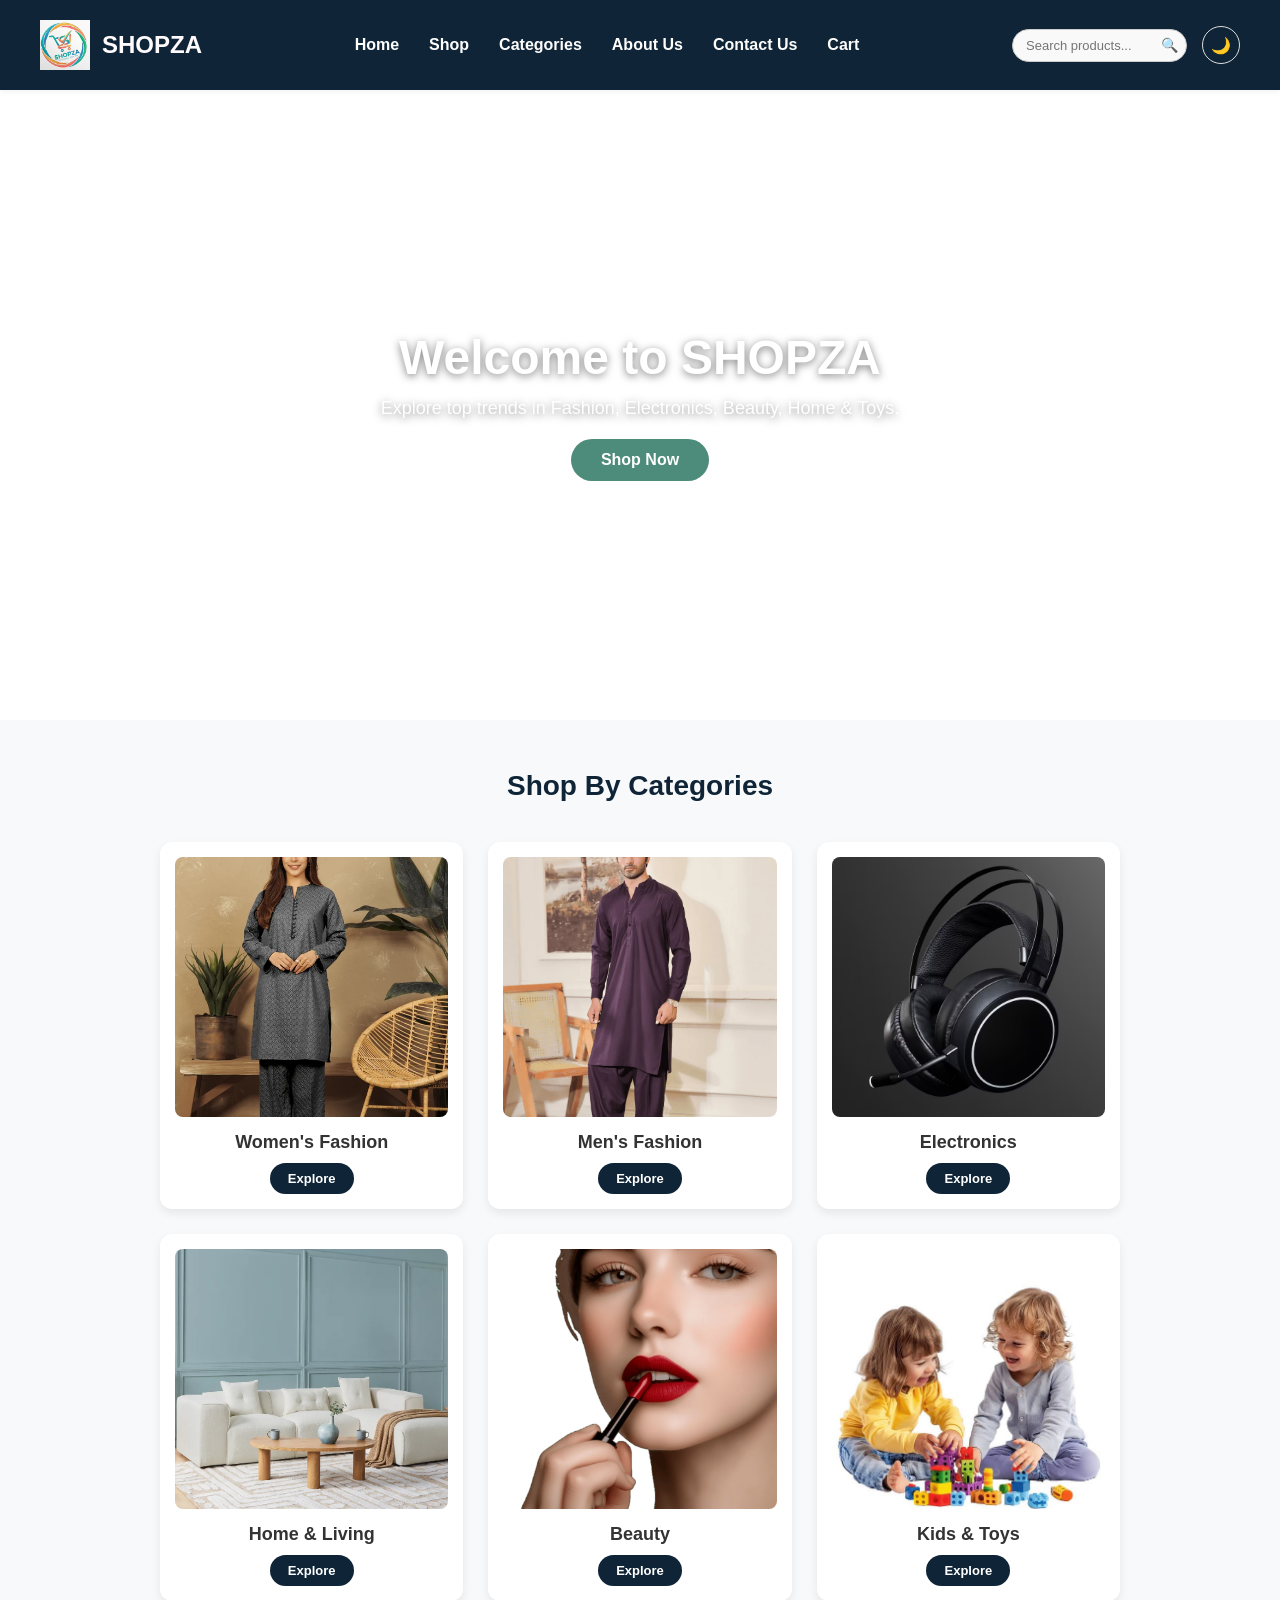
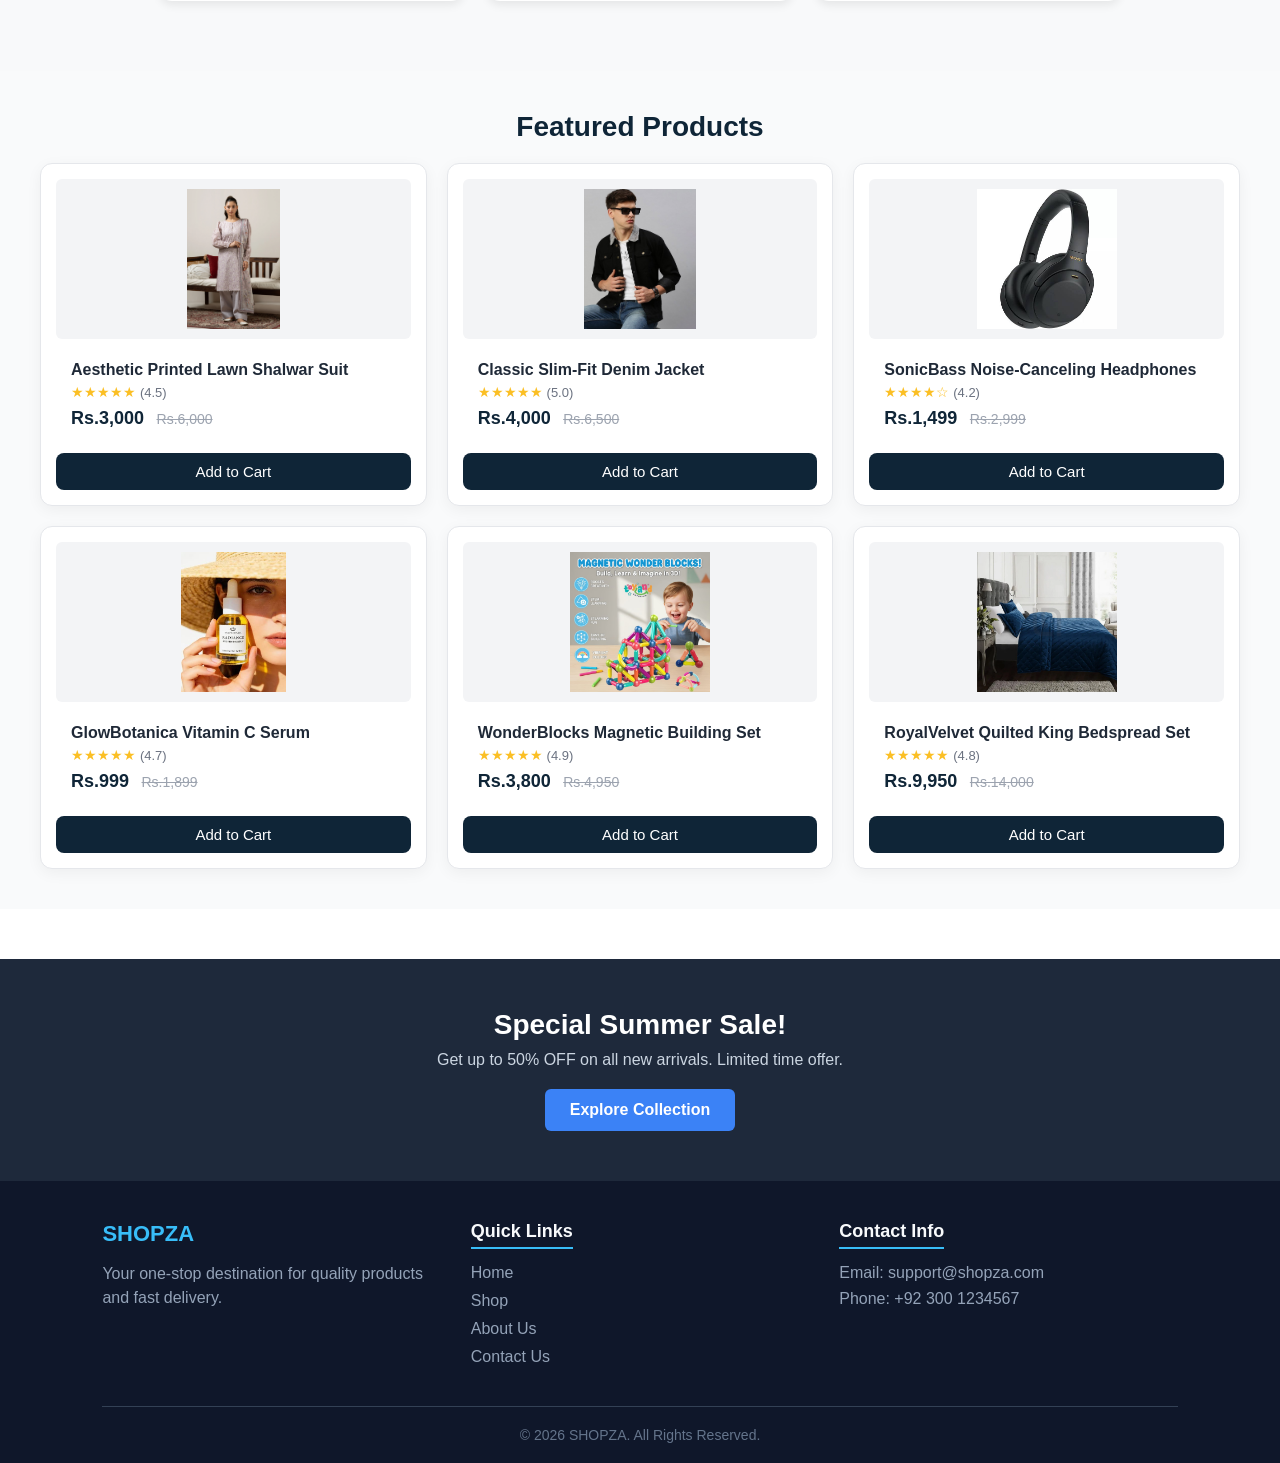
<file: index.html>
<!DOCTYPE html>
<html lang="en">
<head>
    <meta charset="UTF-8">
    <meta name="viewport" content="width=device-width, initial-scale=1.0">
    <title>Online Shopping Website</title>
    <link rel="stylesheet" href="style.css">
</head>
<body>
    <header>
        <div id="header">
            <div class="logo-container">
                <img src="./Pictures/logo1.jpg" alt="SHOPZA logo" width="50" height="50">
                <h3 id="logo-name">SHOPZA</h3>
            </div>

            <!-- Navbar -->
            <nav class="navbar" id="main-nav">
                <div class="nav-links">
                    <a href="index.html">Home</a>
                    <a href="Shop/shop.html">Shop</a>

                    <!-- Dropdown Menu -->
                    <div class="dropdown">
                        <a href="#" class="dropbtn">Categories</a>
                        <div class="dropdown-content">
                            <a href="Shop/shop.html?category=women">Women Fashion</a>
                            <a href="Shop/shop.html?category=men">Men Fashion</a>
                            <a href="Shop/shop.html?category=electronics">Electronics</a>
                            <a href="Shop/shop.html?category=home">Home and Living</a>
                            <a href="Shop/shop.html?category=beauty">Beauty</a>
                            <a href="Shop/shop.html?category=kids">Kids &amp; Toys</a>
                        </div>
                    </div>

                    <a href="About/about.html">About Us</a>
                    <a href="Contact/contact.html">Contact Us</a>
                    <a href="Cart/cart.html">Cart</a>
                </div>
            </nav>

            <div class="nav-actions">
                <div class="search-box">
                    <input type="text" placeholder="Search products...">
                    <button type="button" aria-label="Search">🔍</button>
                </div>
                <button id="theme-toggle" class="theme-btn" aria-label="Toggle dark mode">🌙</button>
                <button id="menu-toggle" class="menu-btn" aria-label="Open menu" aria-expanded="false">☰</button>
            </div>
        </div>
    </header>

    <section class="hero-slider">
        <div class="slide" style="background-image: url('Pictures/hero_image2.png');"></div>
        <div class="slide" style="background-image: url('Pictures/slider.jfif');"></div>

        <div class="hero-content">
            <h1>Welcome to SHOPZA</h1>
            <p>Explore top trends in Fashion, Electronics, Beauty, Home &amp; Toys.</p>
            <a href="Shop/shop.html" class="hero-btn">Shop Now</a>
        </div>
    </section>

    <!-- Featured Categories Section -->
    <section class="categories-section">
        <h2 class="section-title">Shop By Categories</h2>
        <div class="categories-container">

            <div class="category-card">
                <img src="Pictures/women fashion.webp" alt="Women's Fashion">
                <h3>Women's Fashion</h3>
                <a href="Shop/shop.html?category=women" class="cat-btn">Explore</a>
            </div>

            <div class="category-card">
                <img src="./Pictures/men fashion.webp" alt="Men Fashion">
                <h3>Men's Fashion</h3>
                <a href="Shop/shop.html?category=men" class="cat-btn">Explore</a>
            </div>

            <div class="category-card">
                <img src="./Pictures/black-headphones-digital-device_53876-96805.png" alt="Electronics">
                <h3>Electronics</h3>
                <a href="Shop/shop.html?category=electronics" class="cat-btn">Explore</a>
            </div>

            <div class="category-card">
                <img src="./Pictures/home.webp" alt="Home and Living">
                <h3>Home &amp; Living</h3>
                <a href="Shop/shop.html?category=home" class="cat-btn">Explore</a>
            </div>

            <div class="category-card">
                <img src="./Pictures/beauty2.png" alt="Beauty">
                <h3>Beauty</h3>
                <a href="Shop/shop.html?category=beauty" class="cat-btn">Explore</a>
            </div>

            <div class="category-card">
                <img src="./Pictures/kids and toys.jfif" alt="Kids &amp; Toys">
                <h3>Kids &amp; Toys</h3>
                <a href="Shop/shop.html?category=kids" class="cat-btn">Explore</a>
            </div>

        </div>
    </section>

    <!-- Featured Products Section -->
    <section class="products-section">
        <h2 class="section-title">Featured Products</h2>
        <div class="products-container">

            <!-- Product Card 1 -->
            <div class="product-card" id="product-1">
                <img src="./Pictures/women kurti2.webp" alt="Aesthetic Printed Lawn Shalwar Suit">
                <div class="product-info">
                    <h3>Aesthetic Printed Lawn Shalwar Suit</h3>
                    <p class="rating">★★★★★ <span>(4.5)</span></p>
                    <div class="price-box">
                        <span class="price">Rs.3,000</span>
                        <span class="old-price">Rs.6,000</span>
                    </div>
                </div>
                <button class="add-to-cart-btn add-btn" onclick="addToCart('product-1')">Add to Cart</button>
                <div class="counter-control" style="display: none; align-items: center; justify-content: space-between; background: #0f2537; border-radius: 8px; padding: 5px 10px; margin-top: 10px;">
                    <button onclick="updateQty('product-1', -1)" style="background: none; border: none; color: #fff; font-size: 18px; cursor: pointer;">-</button>
                    <span class="qty" style="font-weight: bold; font-size: 16px; color: #fff;">1</span>
                    <button onclick="updateQty('product-1', 1)" style="background: none; border: none; color: #fff; font-size: 18px; cursor: pointer;">+</button>
                </div>
            </div>

            <!-- Product Card 2 -->
            <div class="product-card" id="product-2">
                <img src="./Pictures/men jacket.jpg" alt="Classic Slim-Fit Denim Jacket">
                <div class="product-info">
                    <h3>Classic Slim-Fit Denim Jacket</h3>
                    <p class="rating">★★★★★ <span>(5.0)</span></p>
                    <div class="price-box">
                        <span class="price">Rs.4,000</span>
                        <span class="old-price">Rs.6,500</span>
                    </div>
                </div>
                <button class="add-to-cart-btn add-btn" onclick="addToCart('product-2')">Add to Cart</button>
                <div class="counter-control" style="display: none; align-items: center; justify-content: space-between; background: #0f2537; border-radius: 8px; padding: 5px 10px; margin-top: 10px;">
                    <button onclick="updateQty('product-2', -1)" style="background: none; border: none; color: #fff; font-size: 18px; cursor: pointer;">-</button>
                    <span class="qty" style="font-weight: bold; font-size: 16px; color: #fff;">1</span>
                    <button onclick="updateQty('product-2', 1)" style="background: none; border: none; color: #fff; font-size: 18px; cursor: pointer;">+</button>
                </div>
            </div>

            <!-- Product Card 3 -->
            <div class="product-card" id="product-3">
                <img src="./Pictures/headphone.jfif" alt="SonicBass Noise-Canceling Headphones">
                <div class="product-info">
                    <h3>SonicBass Noise-Canceling Headphones</h3>
                    <p class="rating">★★★★☆ <span>(4.2)</span></p>
                    <div class="price-box">
                        <span class="price">Rs.1,499</span>
                        <span class="old-price">Rs.2,999</span>
                    </div>
                </div>
                <button class="add-to-cart-btn add-btn" onclick="addToCart('product-3')">Add to Cart</button>
                <div class="counter-control" style="display: none; align-items: center; justify-content: space-between; background: #0f2537; border-radius: 8px; padding: 5px 10px; margin-top: 10px;">
                    <button onclick="updateQty('product-3', -1)" style="background: none; border: none; color: #fff; font-size: 18px; cursor: pointer;">-</button>
                    <span class="qty" style="font-weight: bold; font-size: 16px; color: #fff;">1</span>
                    <button onclick="updateQty('product-3', 1)" style="background: none; border: none; color: #fff; font-size: 18px; cursor: pointer;">+</button>
                </div>
            </div>

            <!-- Product Card 4 -->
            <div class="product-card" id="product-4">
                <img src="./Pictures/serum.jfif" alt="GlowBotanica Vitamin C Serum">
                <div class="product-info">
                    <h3>GlowBotanica Vitamin C Serum</h3>
                    <p class="rating">★★★★★ <span>(4.7)</span></p>
                    <div class="price-box">
                        <span class="price">Rs.999</span>
                        <span class="old-price">Rs.1,899</span>
                    </div>
                </div>
                <button class="add-to-cart-btn add-btn" onclick="addToCart('product-4')">Add to Cart</button>
                <div class="counter-control" style="display: none; align-items: center; justify-content: space-between; background: #0f2537; border-radius: 8px; padding: 5px 10px; margin-top: 10px;">
                    <button onclick="updateQty('product-4', -1)" style="background: none; border: none; color: #fff; font-size: 18px; cursor: pointer;">-</button>
                    <span class="qty" style="font-weight: bold; font-size: 16px; color: #fff;">1</span>
                    <button onclick="updateQty('product-4', 1)" style="background: none; border: none; color: #fff; font-size: 18px; cursor: pointer;">+</button>
                </div>
            </div>

            <!-- Product Card 5 -->
            <div class="product-card" id="product-5">
                <img src="./Pictures/magnet toy.jpg" alt="WonderBlocks Magnetic Building Set">
                <div class="product-info">
                    <h3>WonderBlocks Magnetic Building Set</h3>
                    <p class="rating">★★★★★ <span>(4.9)</span></p>
                    <div class="price-box">
                        <span class="price">Rs.3,800</span>
                        <span class="old-price">Rs.4,950</span>
                    </div>
                </div>
                <button class="add-to-cart-btn add-btn" onclick="addToCart('product-5')">Add to Cart</button>
                <div class="counter-control" style="display: none; align-items: center; justify-content: space-between; background: #0f2537; border-radius: 8px; padding: 5px 10px; margin-top: 10px;">
                    <button onclick="updateQty('product-5', -1)" style="background: none; border: none; color: #fff; font-size: 18px; cursor: pointer;">-</button>
                    <span class="qty" style="font-weight: bold; font-size: 16px; color: #fff;">1</span>
                    <button onclick="updateQty('product-5', 1)" style="background: none; border: none; color: #fff; font-size: 18px; cursor: pointer;">+</button>
                </div>
            </div>

            <!-- Product Card 6 (Bed / Home Living) -->
            <div class="product-card" id="product-6">
                <img src="./Pictures/bed.webp" alt="RoyalVelvet Quilted King Bedspread Set">
                <div class="product-info">
                    <h3>RoyalVelvet Quilted King Bedspread Set</h3>
                    <p class="rating">★★★★★ <span>(4.8)</span></p>
                    <div class="price-box">
                        <span class="price">Rs.9,950</span>
                        <span class="old-price">Rs.14,000</span>
                    </div>
                </div>
                <button class="add-to-cart-btn add-btn" onclick="addToCart('product-6')">Add to Cart</button>
                <div class="counter-control" style="display: none; align-items: center; justify-content: space-between; background: #0f2537; border-radius: 8px; padding: 5px 10px; margin-top: 10px;">
                    <button onclick="updateQty('product-6', -1)" style="background: none; border: none; color: #fff; font-size: 18px; cursor: pointer;">-</button>
                    <span class="qty" style="font-weight: bold; font-size: 16px; color: #fff;">1</span>
                    <button onclick="updateQty('product-6', 1)" style="background: none; border: none; color: #fff; font-size: 18px; cursor: pointer;">+</button>
                </div>
            </div>

        </div>
    </section>

    <section class="promo-banner">
        <div class="promo-content">
            <h2>Special Summer Sale!</h2>
            <p>Get up to 50% OFF on all new arrivals. Limited time offer.</p>
            <a href="Shop/shop.html" class="promo-btn">Explore Collection</a>
        </div>
    </section>

    <footer class="footer">
        <div class="footer-container">
            <div class="footer-about">
                <h3>SHOPZA</h3>
                <p>Your one-stop destination for quality products and fast delivery.</p>
            </div>
            <div class="footer-links">
                <h4>Quick Links</h4>
                <ul>
                    <li><a href="index.html">Home</a></li>
                    <li><a href="Shop/shop.html">Shop</a></li>
                    <li><a href="About/about.html">About Us</a></li>
                    <li><a href="Contact/contact.html">Contact Us</a></li>
                </ul>
            </div>
            <div class="footer-contact">
                <h4>Contact Info</h4>
                <p>Email: support@shopza.com</p>
                <p>Phone: +92 300 1234567</p>
            </div>
        </div>
        <div class="footer-bottom">
            <p>&copy; 2026 SHOPZA. All Rights Reserved.</p>
        </div>
    </footer>

    <script src="script.js"></script>
</body>
</html>
</file>
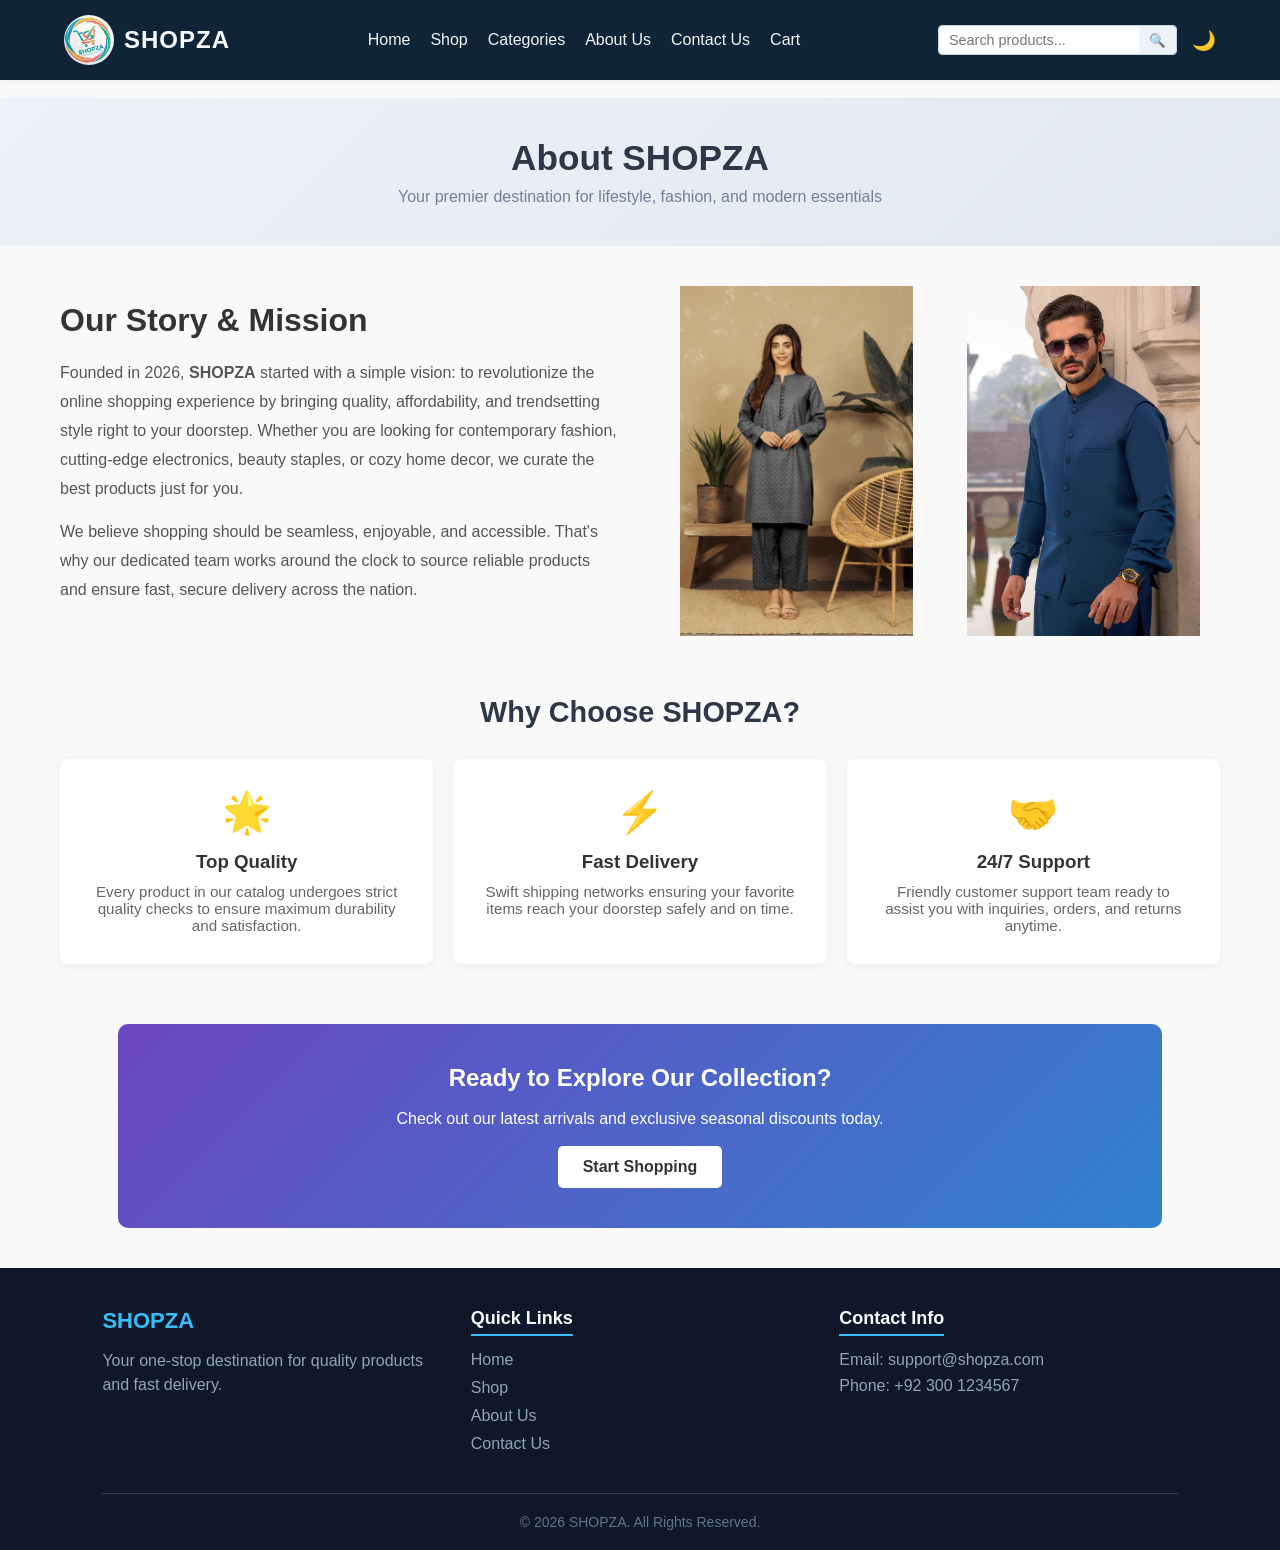
<file: About/about.html>
<!DOCTYPE html>
<html>
    <head>
        <title>About-SHOPZA</title>
        <link rel="stylesheet" href="style.css">
          </head>
        <body>
            <header>
        <div id="header">
        <div class="logo-container"> <img src="../Pictures/logo1.jpg" alt="" width="50px" height="50px"> 
         <h3 id="logo-name">SHOPZA</h3>
        </div>
        <!-- Navbar Code -->
<nav class="navbar">
    <div class="nav-links">
        <a href="../index.html">Home</a>
<a href="../Shop/shop.html">Shop</a>

<!-- Dropdown Menu -->
<div class="dropdown">
    <a href="#" class="dropbtn">Categories</a>
    <div class="dropdown-content">
        <a href="../Shop/shop.html?category=women">Women Fashion</a>
        <a href="../Shop/shop.html?category=men">Men Fashion</a>
        <a href="../Shop/shop.html?category=electronics">Electronics</a>
        <a href="../Shop/shop.html?category=home">Home and Living</a>
        <a href="../Shop/shop.html?category=beauty">Beauty</a>
        <a href="../Shop/shop.html?category=kids">Kids & Toys</a>
    </div>
</div>

<a href="about.html">About Us</a>
<a href="../Contact/contact.html">Contact Us</a>
<a href="../Cart/cart.html">Cart</a>
    </div>
</nav>
             
            

        <div class="nav-actions">
        <div class="search-box">
            <input type="text" placeholder="Search products...">
            <button type="button">🔍</button>
        </div>
        <button id="theme-toggle" class="theme-btn">🌙</button>
        
    </div>
    </header>
    <br>
           <!-- About Page Header Section -->
    <section class="page-header">
        <h2>About SHOPZA</h2>
        <p>Your premier destination for lifestyle, fashion, and modern essentials</p>
    </section>
    <!-- About Main Content -->
    <section class="about-container">
        
        <!-- Story Section -->
        <div class="about-grid">
            <div class="about-text">
                <h2>Our Story & Mission</h2>
                <p>
                    Founded in 2026, <strong>SHOPZA</strong> started with a simple vision: to revolutionize the online shopping experience by bringing quality, affordability, and trendsetting style right to your doorstep. Whether you are looking for contemporary fashion, cutting-edge electronics, beauty staples, or cozy home decor, we curate the best products just for you.
                </p>
                <p>
                    We believe shopping should be seamless, enjoyable, and accessible. That's why our dedicated team works around the clock to source reliable products and ensure fast, secure delivery across the nation.
                </p>
            </div>
            <div class="about-image">
                <div class="image-grid">
                <img src="../Pictures/women fashion.webp" alt="">
                <img src="../Pictures/men4.jfif" alt="">
            </div>
            </div>
        
        
        
        </div>

        <!-- Core Values Section -->
        <div class="values-section">
            <h2 class="section-title">Why Choose SHOPZA?</h2>
            <div class="categories-container">
                
                <div class="category-card value-card">
                    <div class="value-icon">🌟</div>
                    <h3>Top Quality</h3>
                    <p>Every product in our catalog undergoes strict quality checks to ensure maximum durability and satisfaction.</p>
                </div>

                <div class="category-card value-card">
                    <div class="value-icon">⚡</div>
                    <h3>Fast Delivery</h3>
                    <p>Swift shipping networks ensuring your favorite items reach your doorstep safely and on time.</p>
                </div>

                <div class="category-card value-card">
                    <div class="value-icon">🤝</div>
                    <h3>24/7 Support</h3>
                    <p>Friendly customer support team ready to assist you with inquiries, orders, and returns anytime.</p>
                </div>

            </div>
        </div>

        <!-- Call to Action Banner -->
        <section class="promo-banner about-cta">
            <div class="promo-content">
                <h2>Ready to Explore Our Collection?</h2>
                <br>
                <p>Check out our latest arrivals and exclusive seasonal discounts today.</p>
                <br>
                <a href="../Shop/shop.html" class="promo-btn">Start Shopping</a>
            </div>
        </section>

    </section>
<footer class="footer">
    <div class="footer-container">
        <div class="footer-about">
            <h3>SHOPZA</h3>
            <p>Your one-stop destination for quality products and fast delivery.</p>
        </div>
        <div class="footer-links">
            <h4>Quick Links</h4>
            <ul>
                <li><a href="../index.html">Home</a></li>
<li><a href="../Shop/shop.html">Shop</a></li>
<li><a href="about.html">About Us</a></li>
<li><a href="../Contact/contact.html">Contact Us</a></li>
            </ul>
        </div>
        <div class="footer-contact">
            <h4>Contact Info</h4>
            <p>Email: support@shopza.com</p>
            <p>Phone: +92 300 1234567</p>
        </div>
    </div>
    <div class="footer-bottom">
        <p>&copy; 2026 SHOPZA. All Rights Reserved.</p>
    </div>
</footer>
    
</body>
</html> 
    












































        </body>
  
</html>
</file>
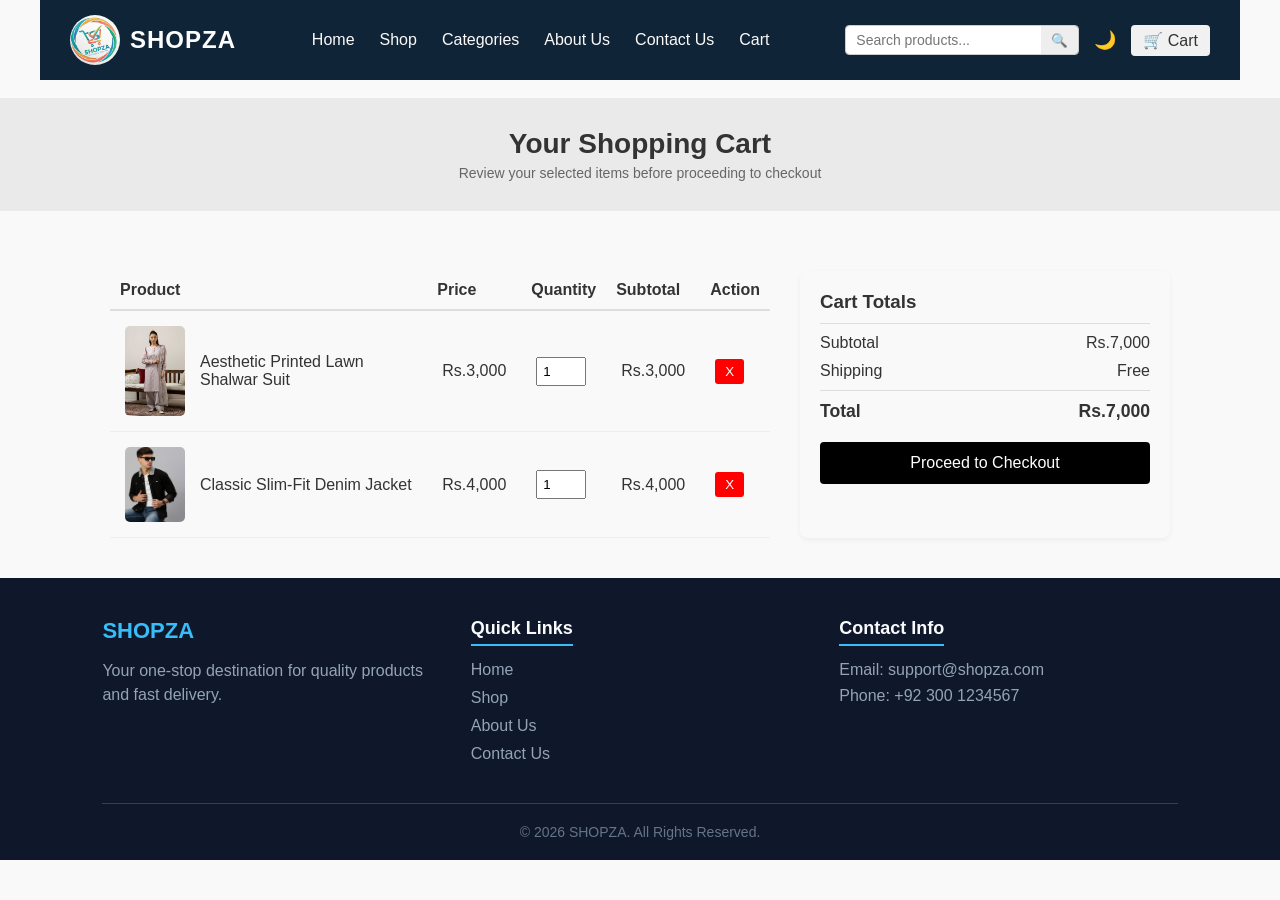
<file: Cart/cart.html>
<!DOCTYPE html>
<html>
    <head>
        <title>Cart-SHOPZA</title>
        <link rel="stylesheet" href="style.css">
          </head>
        <body>
            <header>
        <div id="header">
        <div class="logo-container"> <img src="../Pictures/logo1.jpg" alt="" width="50px" height="50px"> 
         <h3 id="logo-name">SHOPZA</h3>
        </div>
        <!-- Navbar Code -->
<nav class="navbar">
   <div class="nav-links">
    <a href="../index.html">Home</a>
    <a href="../Shop/shop.html">Shop</a>

    <!-- Dropdown Menu -->
    <div class="dropdown">
        <a href="#" class="dropbtn">Categories</a>
        <div class="dropdown-content">
            <a href="../Shop/shop.html?category=women">Women Fashion</a>
            <a href="../Shop/shop.html?category=men">Men Fashion</a>
            <a href="../Shop/shop.html?category=electronics">Electronics</a>
            <a href="../Shop/shop.html?category=home">Home and Living</a>
            <a href="../Shop/shop.html?category=beauty">Beauty</a>
            <a href="../Shop/shop.html?category=kids">Kids & Toys</a>
        </div>
    </div>

    <a href="../About/about.html">About Us</a>
    <a href="../Contact/contact.html">Contact Us</a>
    <a href="cart.html">Cart</a>
</div>
</nav>
             
            

        <div class="nav-actions">
        <div class="search-box">
            <input type="text" placeholder="Search products...">
            <button type="button">🔍</button>
        </div>
        <button id="theme-toggle" class="theme-btn">🌙</button>
        <a href="cart.html" class="cart-link">🛒 Cart</a>
    </div>
    </header>
    <br>
    <!-- Page Header -->
    <section class="page-header">
        <center>
            <h2>Your Shopping Cart</h2>
            <p>Review your selected items before proceeding to checkout</p>
        </center>
    </section>

    <!-- Cart Section -->
    <section class="cart-container">
        <div class="cart-grid">
            
            <!-- Cart Items List -->
            <div class="cart-items">
                <table>
                    <thead>
                        <tr>
                            <th>Product</th>
                            <th>Price</th>
                            <th>Quantity</th>
                            <th>Subtotal</th>
                            <th>Action</th>
                        </tr>
                    </thead>
                    <tbody>
                        <tr>
                            <td>
                                <div class="cart-product-info">
                                    <img src="../Pictures/women kurti2.webp" alt="" width="60px">
                                    <span>Aesthetic Printed Lawn Shalwar Suit</span>
                                </div>
                            </td>
                            <td>Rs.3,000</td>
                            <td><input type="number" value="1" min="1"></td>
                            <td>Rs.3,000</td>
                            <td><button class="remove-btn">X</button></td>
                        </tr>
                        <tr>
                            <td>
                                <div class="cart-product-info">
                                    <img src="../Pictures/men jacket.jpg" alt="" width="60px">
                                    <span>Classic Slim-Fit Denim Jacket</span>
                                </div>
                            </td>
                            <td>Rs.4,000</td>
                            <td><input type="number" value="1" min="1"></td>
                            <td>Rs.4,000</td>
                            <td><button class="remove-btn">X</button></td>
                        </tr>
                    </tbody>
                </table>
            </div>

            <!-- Cart Summary / Total Box -->
            <div class="cart-summary">
                <h3>Cart Totals</h3>
                <hr>
                <div class="summary-row">
                    <span>Subtotal</span>
                    <span>Rs.7,000</span>
                </div>
                <div class="summary-row">
                    <span>Shipping</span>
                    <span>Free</span>
                </div>
                <hr>
                <div class="summary-total">
                    <span>Total</span>
                    <span>Rs.7,000</span>
                </div>
                <button class="checkout-btn">Proceed to Checkout</button>
            </div>

        </div>
    </section>
    <footer class="footer">
    <div class="footer-container">
        <div class="footer-about">
            <h3>SHOPZA</h3>
            <p>Your one-stop destination for quality products and fast delivery.</p>
        </div>
        <div class="footer-links">
            <h4>Quick Links</h4>
            <ul>
               <li><a href="../index.html">Home</a></li>
<li><a href="../Shop/shop.html">Shop</a></li>
<li><a href="../About/about.html">About Us</a></li>
<li><a href="../Contact/contact.html">Contact Us</a></li>
            </ul>
        </div>
        <div class="footer-contact">
            <h4>Contact Info</h4>
            <p>Email: support@shopza.com</p>
            <p>Phone: +92 300 1234567</p>
        </div>
    </div>
    <div class="footer-bottom">
        <p>&copy; 2026 SHOPZA. All Rights Reserved.</p>
    </div>
</footer>
</file>
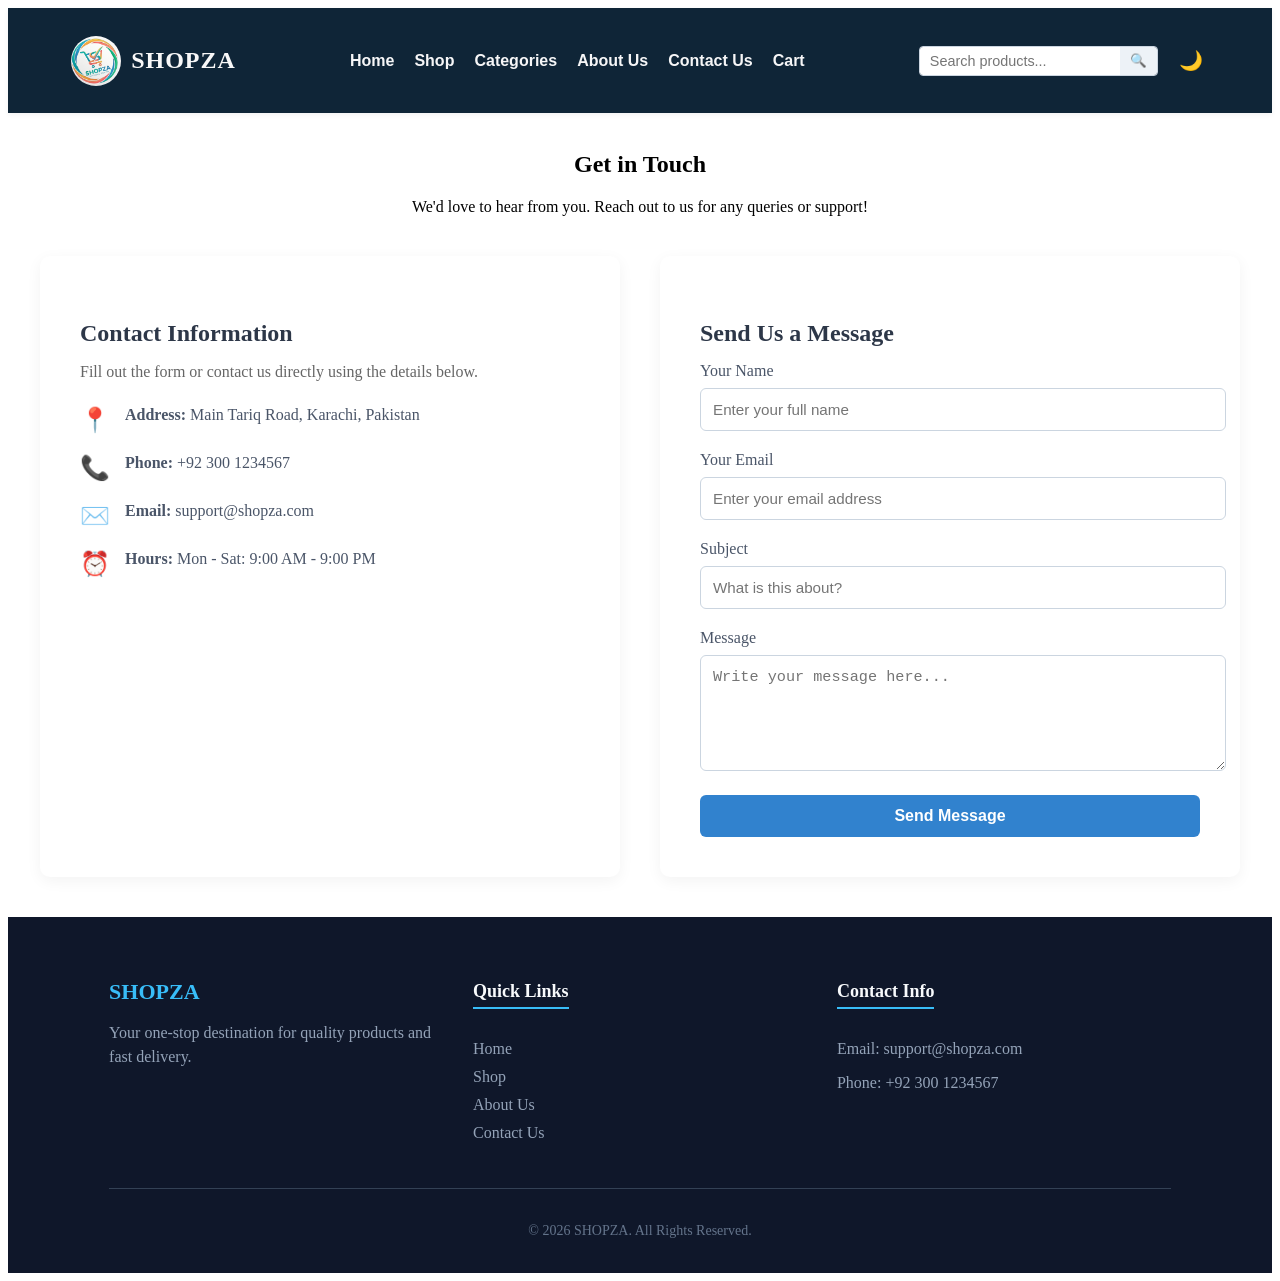
<file: Contact/contact.html>
<!DOCTYPE html>
<html>
    <head>
        <title>Contact Us-SHOPZA</title>
        <link rel="stylesheet" href="style.css">
          </head>
        <body>
            <header>
        <div id="header">
        <div class="logo-container"> <img src="../Pictures/logo1.jpg" alt="" width="50px" height="50px"> 
         <h3 id="logo-name">SHOPZA</h3>
        </div>
        <!-- Navbar Code -->
<nav class="navbar">
    <div class="nav-links">
        
<a href="../index.html">Home</a>
<a href="../Shop/shop.html">Shop</a>

<!-- Dropdown Menu -->
<div class="dropdown">
    <a href="#" class="dropbtn">Categories</a>
    <div class="dropdown-content">
        <a href="../Shop/shop.html?category=women">Women Fashion</a>
        <a href="../Shop/shop.html?category=men">Men Fashion</a>
        <a href="../Shop/shop.html?category=electronics">Electronics</a>
        <a href="../Shop/shop.html?category=home">Home and Living</a>
        <a href="../Shop/shop.html?category=beauty">Beauty</a>
        <a href="../Shop/shop.html?category=kids">Kids & Toys</a>
    </div>
</div>

<a href="../About/about.html">About Us</a>
<a href="contact.html">Contact Us</a>
<a href="../Cart/cart.html">Cart</a>
    </div>
</nav>
             
            

        <div class="nav-actions">
        <div class="search-box">
            <input type="text" placeholder="Search products...">
            <button type="button">🔍</button>
        </div>
        <button id="theme-toggle" class="theme-btn">🌙</button>
        
    </div>
    </header>
    <br>
    <!-- Page Header -->
    <section class="page-header">
        <center>
        <h2>Get in Touch</h2>
        <p>We'd love to hear from you. Reach out to us for any queries or support!</p>
        </center>
    </section>

    <!-- Contact Section -->
    <section class="contact-container">
        <div class="contact-grid">
            
            <!-- Contact Info Box -->
            <div class="contact-info">
                <h3>Contact Information</h3>
                <p>Fill out the form or contact us directly using the details below.</p>
                
                <div class="info-item">
                    <span>📍</span>
                    <p><strong>Address:</strong> Main Tariq Road, Karachi, Pakistan</p>
                </div>
                <div class="info-item">
                    <span>📞</span>
                    <p><strong>Phone:</strong> +92 300 1234567</p>
                </div>
                <div class="info-item">
                    <span>✉️</span>
                    <p><strong>Email:</strong> support@shopza.com</p>
                </div>
                <div class="info-item">
                    <span>⏰</span>
                    <p><strong>Hours:</strong> Mon - Sat: 9:00 AM - 9:00 PM</p>
                </div>
            </div>

            <!-- Contact Form Box -->
            <div class="contact-form-box">
                <h3>Send Us a Message</h3>
                <form action="#" method="POST">
                    <div class="form-group">
                        <label for="name">Your Name</label>
                        <input type="text" id="name" placeholder="Enter your full name" required>
                    </div>
                    <div class="form-group">
                        <label for="email">Your Email</label>
                        <input type="email" id="email" placeholder="Enter your email address" required>
                    </div>
                    <div class="form-group">
                        <label for="subject">Subject</label>
                        <input type="text" id="subject" placeholder="What is this about?" required>
                    </div>
                    <div class="form-group">
                        <label for="message">Message</label>
                        <textarea id="message" rows="5" placeholder="Write your message here..." required></textarea>
                    </div>
                    <button type="submit" class="submit-btn">Send Message</button>
                </form>
            </div>

        </div>
    </section>
    <footer class="footer">
    <div class="footer-container">
        <div class="footer-about">
            <h3>SHOPZA</h3>
            <p>Your one-stop destination for quality products and fast delivery.</p>
        </div>
        <div class="footer-links">
            <h4>Quick Links</h4>
            <ul>
                <li><a href="../index.html">Home</a></li>
<li><a href="../Shop/shop.html">Shop</a></li>
<li><a href="../About/about.html">About Us</a></li>
<li><a href="contact.html">Contact Us</a></li>
            </ul>
        </div>
        <div class="footer-contact">
            <h4>Contact Info</h4>
            <p>Email: support@shopza.com</p>
            <p>Phone: +92 300 1234567</p>
        </div>
    </div>
    <div class="footer-bottom">
        <p>&copy; 2026 SHOPZA. All Rights Reserved.</p>
    </div>
</footer>
</file>
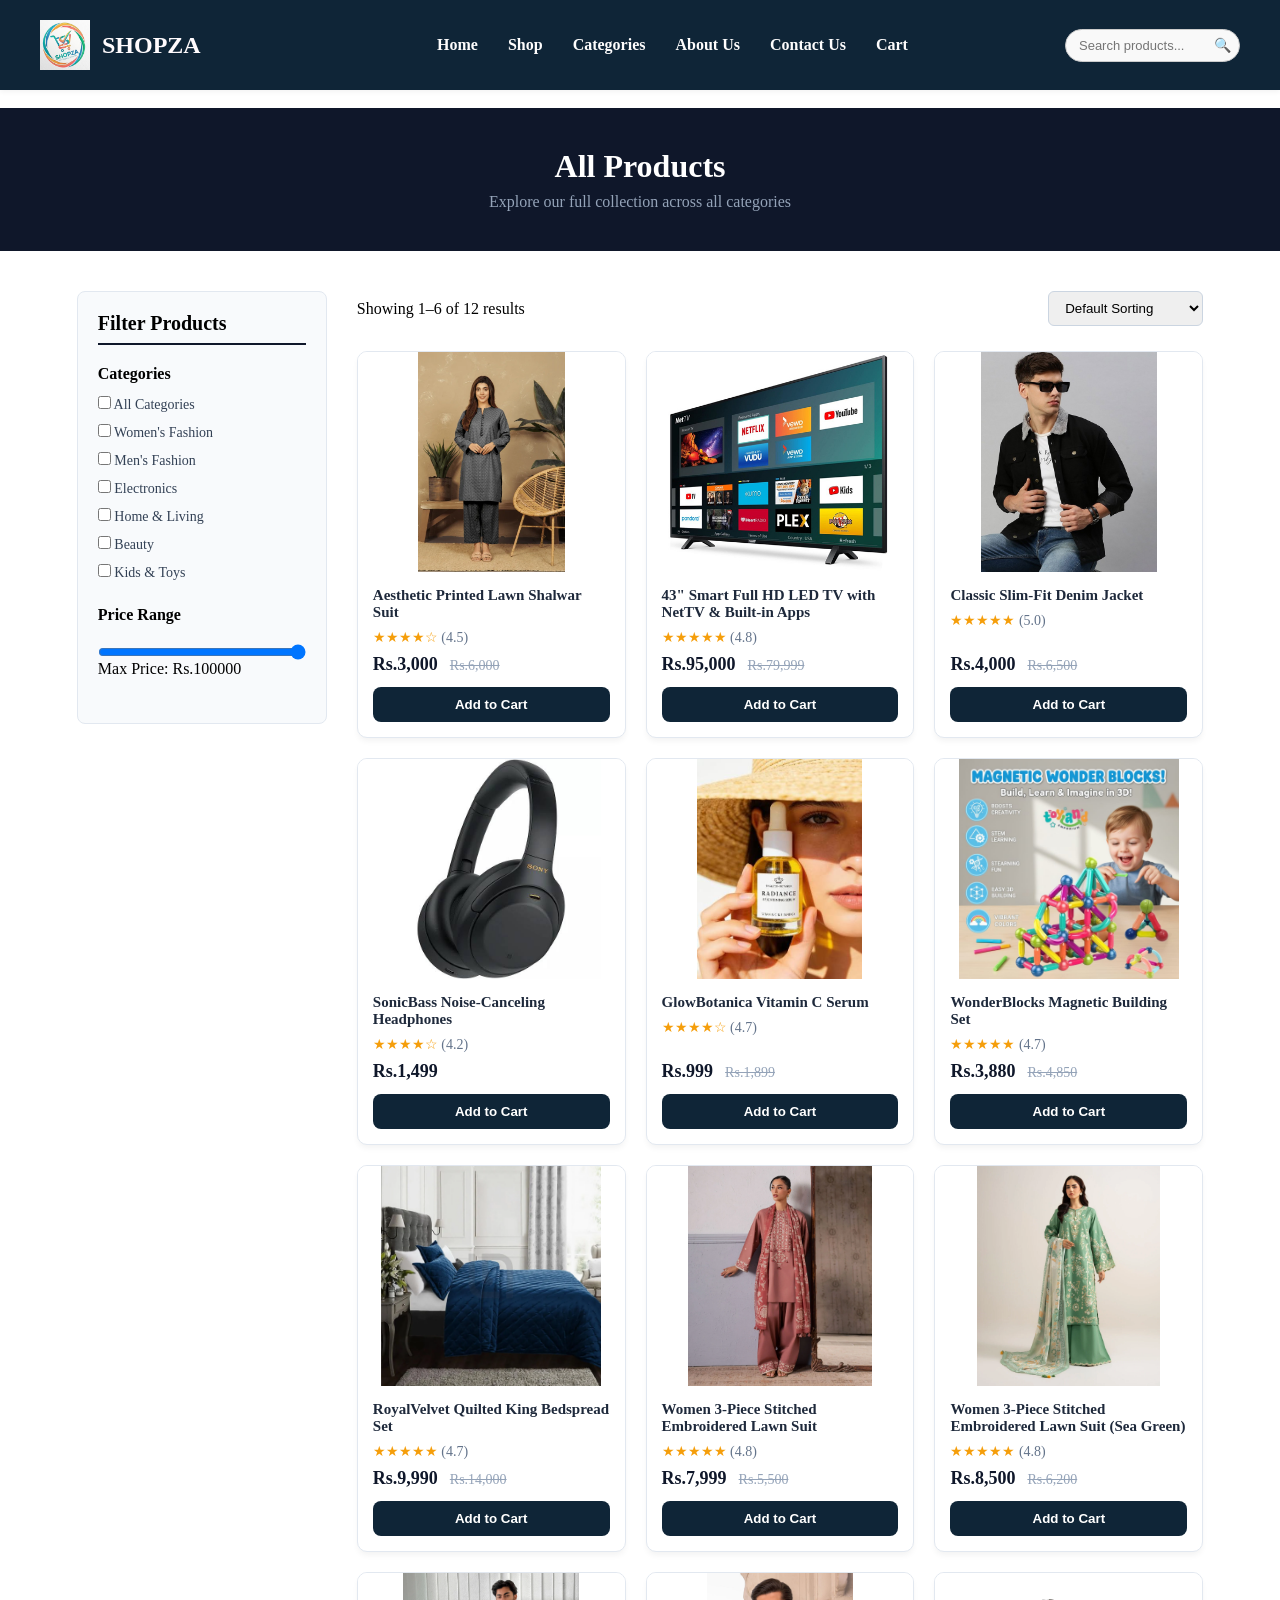
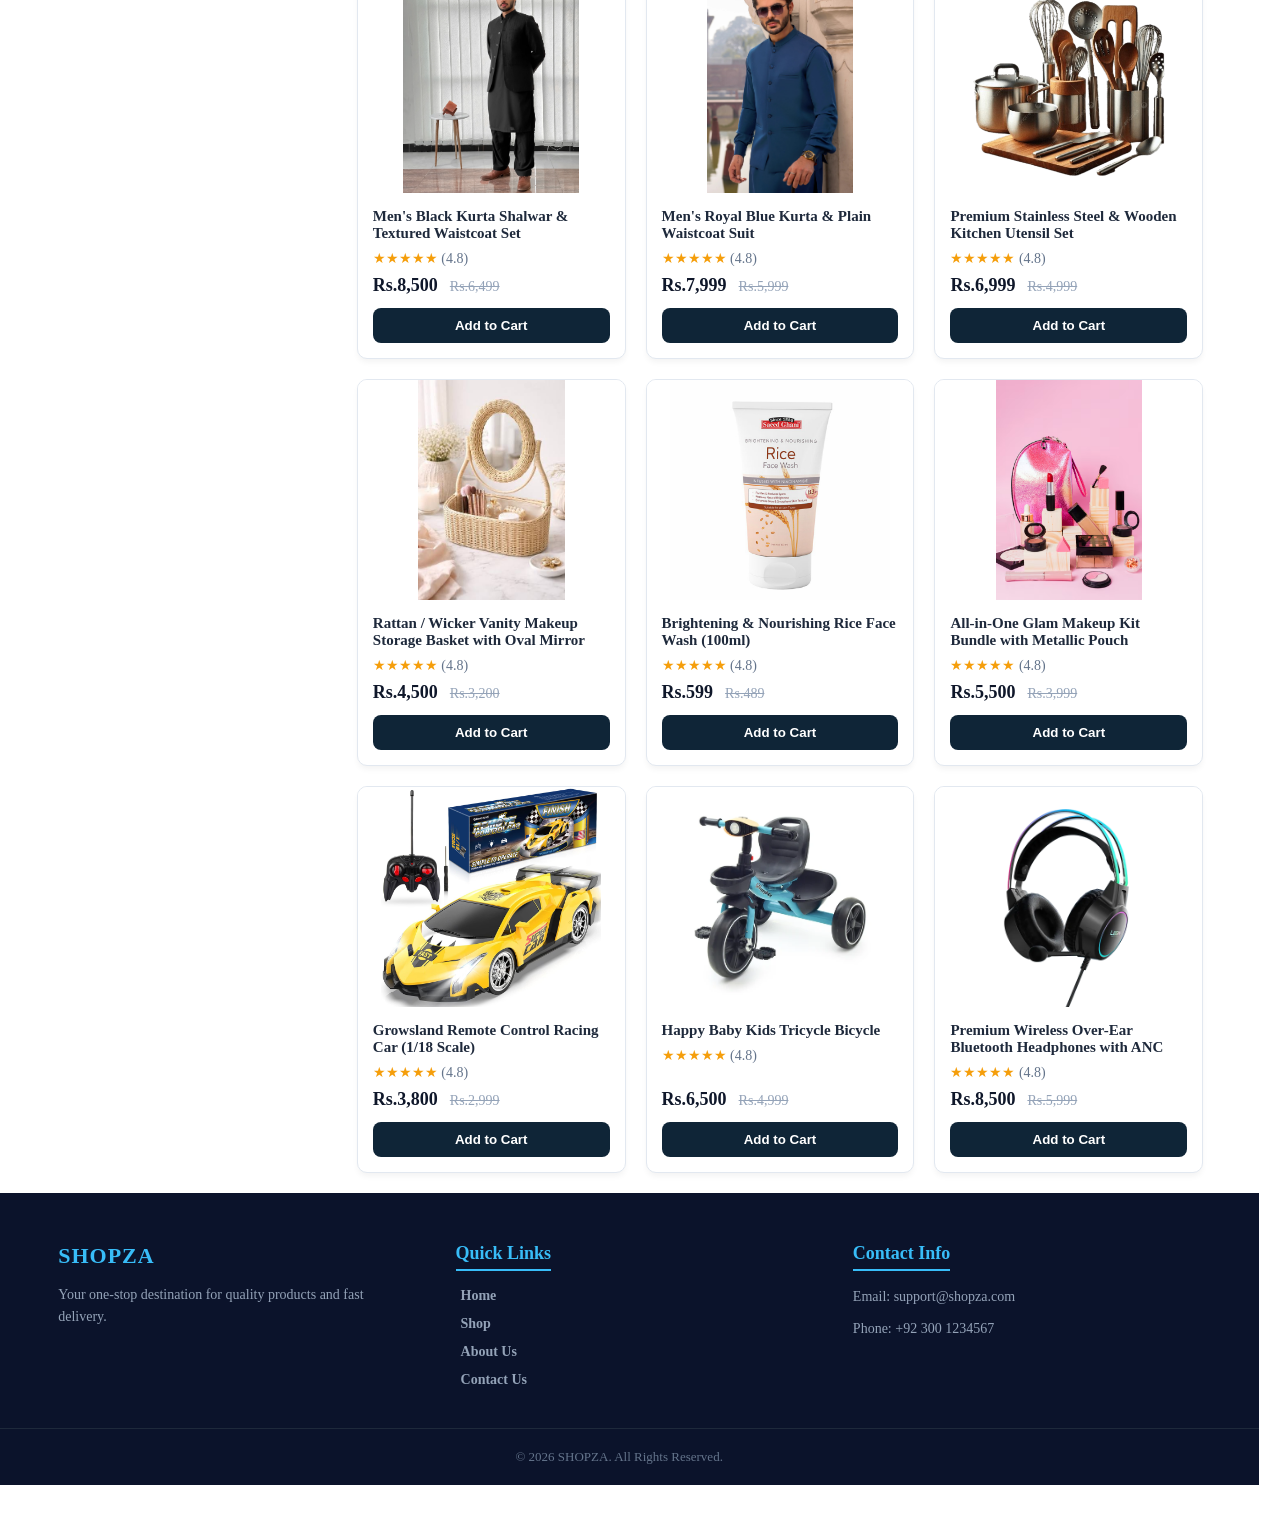
<file: Shop/shop.html>
<! DOCTYPE html>
<html lang="en">
    <head>
<meta charset="UTF-8">
  <meta name="viewport" content="width=device-width, initial-scale=1.0">
   <title>Shop-SHOPZA</title>
 <link rel="stylesheet" href="style.css">
  <body>
    <header>
        <div id="header">
        <div class="logo-container"> <img src="../Pictures/logo1.jpg" alt="" width="50px" height="50px">
         <h3 id="logo-name">SHOPZA</h3>
        </div>
        <nav class="nav-bar">
            <div class="nav-links">
             <a href="../index.html">Home</a>
<a href="Shop.html">Shop</a>
             
              <!-- shop.html ke Navbar ka Dropdown -->
<div class="dropdown">
    <a href="#" class="dropbtn">Categories</a>
    <div class="dropdown-content">
    <a href="shop.html?category=women">Women Fashion</a>
<a href="shop.html?category=men">Men Fashion</a>
<a href="shop.html?category=electronics">Electronics</a>
<a href="shop.html?category=home">Home and Living</a>
<a href="shop.html?category=beauty">Beauty</a>
<a href="shop.html?category=kids">Kids & Toys</a>
</div>
</div>
             <a href="../About/about.html">About Us</a>
<a href="../Contact/contact.html">Contact Us</a>
<a href="../Cart/cart.html">Cart</a>
             </div>
</nav>
        <div class="nav-actions">
        <div class="search-box">
            <input type="text" placeholder="Search products...">
            <button type="button">🔍</button>
        </div>
        
        
    </div>
    </header>
    <br>

    <section class="page-header">
        <h2>All Products</h2>
        <p>Explore our full collection across all categories</p>
    </section>

    <!-- Shop Content (Sidebar Filters + Products Grid) -->
    <section class="shop-container">
        
        <!-- Sidebar Filter -->
        <aside class="shop-sidebar">
            <h3>Filter Products</h3>
            
            <div class="filter-group">
                <h4>Categories</h4>
                <ul>
                    <li><label><input type="checkbox" class="category-checkbox" value="all"> All Categories</label></li>
                    <li><label><input type="checkbox" class="category-checkbox" value="women"> Women's Fashion</label></li>
                    <li><label><input type="checkbox" class="category-checkbox" value="men"> Men's Fashion</label></li>
                    <li><label><input type="checkbox" class="category-checkbox" value="electronics"> Electronics</label></li>
                    <li><label><input type="checkbox" class="category-checkbox" value="homeliving"> Home & Living</label></li>
                    <li><label><input type="checkbox" class="category-checkbox" value="beauty"> Beauty</label></li>
                    <li><label><input type="checkbox" class="category-checkbox" value="kids"> Kids & Toys</label></li>
                </ul>
            </div>

            <div class="filter-group">
                <h4>Price Range</h4>
                <input type="range" id="priceRange" min="0" max="100000" value="100000">
                <p>Max Price: <span id="priceValue">Rs.100000</span></p>
            </div>
        </aside>

        <!-- Product Grid Section -->
        <main class="shop-main">
            <div class="shop-toolbar">
                <p>Showing 1–6 of 12 results</p>
                <select class="sort-dropdown" id="sortingSelect">
                    <option value="default">Default Sorting</option>
                    <option value="low-high">Price: Low to High</option>
                    <option value="high-low">Price: High to Low</option>
                    <option value="rating">Sort by Rating</option>
                </select>
            </div>

            <div class="products-container">
                <!-- Product Card 1 -->
                <div class="product-card" id="product-1" data-category="women" data-price="3000">
                    <img src="../Pictures/women fashion.webp" alt="">
                    <div class="product-info">
                        <h3>Aesthetic Printed Lawn Shalwar Suit</h3>
                        <p class="rating">★★★★☆ <span>(4.5)</span></p>
                        <div class="price-box">
                            <span class="price">Rs.3,000</span>
                            <span class="old-price">Rs.6,000</span>
                        </div>
                        <button class="add-to-cart-btn add-btn" onclick="addToCart('product-1')">Add to Cart</button>
                        <div class="counter-control" style="display: none; align-items: center; justify-content: space-between; background: #0f2537; border-radius: 8px; padding: 5px 10px; margin-top: 10px;">
                            <button onclick="updateQty('product-1', -1)" style="background: none; border: none; color: #fff; font-size: 18px; cursor: pointer;">-</button>
                            <span class="qty" style="font-weight: bold; font-size: 16px; color: #fff;">1</span>
                            <button onclick="updateQty('product-1', 1)" style="background: none; border: none; color: #fff; font-size: 18px; cursor: pointer;">+</button>
                        </div>
                    </div>
                </div>
                <!-- Product Card 18 -->
                <div class="product-card" id="product-18" data-category="electronics" data-price="95000">
                    <img src="../Pictures/tv.jpg" alt="">
                    <div class="product-info">
                        <h3>43" Smart Full HD LED TV with NetTV & Built-in Apps</h3>
                        <p class="rating">★★★★★ <span>(4.8)</span></p>
                        <div class="price-box">
                            <span class="price">Rs.95,000</span>
                            <span class="old-price">Rs.79,999</span>
                        </div>
                        <button class="add-to-cart-btn add-btn" onclick="addToCart('product-18')">Add to Cart</button>
                        <div class="counter-control" style="display: none; align-items: center; justify-content: space-between; background: #0f2537; border-radius: 8px; padding: 5px 10px; margin-top: 10px;">
                            <button onclick="updateQty('product-18', -1)" style="background: none; border: none; color: #fff; font-size: 18px; cursor: pointer;">-</button>
                            <span class="qty" style="font-weight: bold; font-size: 16px; color: #fff;">1</span>
                            <button onclick="updateQty('product-18', 1)" style="background: none; border: none; color: #fff; font-size: 18px; cursor: pointer;">+</button>
                        </div>
                    </div>
                </div>

                <!-- Product Card 2 -->
                <div class="product-card" id="product-2" data-category="men" data-price="4000">
                    <img src="../Pictures/men jacket.jpg" alt="">
                    <div class="product-info">
                        <h3>Classic Slim-Fit Denim Jacket</h3>
                        <p class="rating">★★★★★ <span>(5.0)</span></p>
                        <div class="price-box">
                            <span class="price">Rs.4,000</span>
                            <span class="old-price">Rs.6,500</span>
                        </div>
                        <button class="add-to-cart-btn add-btn" onclick="addToCart('product-2')">Add to Cart</button>
                        <div class="counter-control" style="display: none; align-items: center; justify-content: space-between; background: #0f2537; border-radius: 8px; padding: 5px 10px; margin-top: 10px;">
                            <button onclick="updateQty('product-2', -1)" style="background: none; border: none; color: #fff; font-size: 18px; cursor: pointer;">-</button>
                            <span class="qty" style="font-weight: bold; font-size: 16px; color: #fff;">1</span>
                            <button onclick="updateQty('product-2', 1)" style="background: none; border: none; color: #fff; font-size: 18px; cursor: pointer;">+</button>
                        </div>
                    </div>
                </div>

                <!-- Product Card 3 -->
                <div class="product-card" id="product-3" data-category="electronics" data-price="1499">
                    <img src="../Pictures/headphone.jfif" alt="">
                    <div class="product-info">
                        <h3>SonicBass Noise-Canceling Headphones</h3>
                        <p class="rating">★★★★☆ <span>(4.2)</span></p>
                        <div class="price-box">
                            <span class="price">Rs.1,499</span>
                        </div>
                        <button class="add-to-cart-btn add-btn" onclick="addToCart('product-3')">Add to Cart</button>
                        <div class="counter-control" style="display: none; align-items: center; justify-content: space-between; background: #0f2537; border-radius: 8px; padding: 5px 10px; margin-top: 10px;">
                            <button onclick="updateQty('product-3', -1)" style="background: none; border: none; color: #fff; font-size: 18px; cursor: pointer;">-</button>
                            <span class="qty" style="font-weight: bold; font-size: 16px; color: #fff;">1</span>
                            <button onclick="updateQty('product-3', 1)" style="background: none; border: none; color: #fff; font-size: 18px; cursor: pointer;">+</button>
                        </div>
                    </div>
                </div>

                <!-- Product Card 4 -->
                <div class="product-card" id="product-4" data-category="beauty" data-price="999">
                    <img src="../Pictures/serum.jfif" alt="">
                    <div class="product-info">
                        <h3>GlowBotanica Vitamin C Serum</h3>
                        <p class="rating">★★★★☆ <span>(4.7)</span></p>
                        <div class="price-box">
                            <span class="price">Rs.999</span>
                            <span class="old-price">Rs.1,899</span>
                        </div>
                        <button class="add-to-cart-btn add-btn" onclick="addToCart('product-4')">Add to Cart</button>
                        <div class="counter-control" style="display: none; align-items: center; justify-content: space-between; background: #0f2537; border-radius: 8px; padding: 5px 10px; margin-top: 10px;">
                            <button onclick="updateQty('product-4', -1)" style="background: none; border: none; color: #fff; font-size: 18px; cursor: pointer;">-</button>
                            <span class="qty" style="font-weight: bold; font-size: 16px; color: #fff;">1</span>
                            <button onclick="updateQty('product-4', 1)" style="background: none; border: none; color: #fff; font-size: 18px; cursor: pointer;">+</button>
                        </div>
                    </div>
                </div>

                <!-- Product Card 5 -->
                <div class="product-card" id="product-5" data-category="kids" data-price="3880">
                    <img src="../Pictures/magnet toy.jpg" alt="">
                    <div class="product-info">
                        <h3>WonderBlocks Magnetic Building Set</h3>
                        <p class="rating">★★★★★ <span>(4.7)</span></p>
                        <div class="price-box">
                            <span class="price">Rs.3,880</span>
                            <span class="old-price">Rs.4,850</span>
                        </div>
                        <button class="add-to-cart-btn add-btn" onclick="addToCart('product-5')">Add to Cart</button>
                        <div class="counter-control" style="display: none; align-items: center; justify-content: space-between; background: #0f2537; border-radius: 8px; padding: 5px 10px; margin-top: 10px;">
                            <button onclick="updateQty('product-5', -1)" style="background: none; border: none; color: #fff; font-size: 18px; cursor: pointer;">-</button>
                            <span class="qty" style="font-weight: bold; font-size: 16px; color: #fff;">1</span>
                            <button onclick="updateQty('product-5', 1)" style="background: none; border: none; color: #fff; font-size: 18px; cursor: pointer;">+</button>
                        </div>
                    </div>
                </div>

                <!-- Product Card 6 -->
                <div class="product-card" id="product-6" data-category="homeliving" data-price="9990">
                    <img src="../Pictures/bed.webp" alt="">
                    <div class="product-info">
                        <h3>RoyalVelvet Quilted King Bedspread Set</h3>
                        <p class="rating">★★★★★ <span>(4.7)</span></p>
                        <div class="price-box">
                            <span class="price">Rs.9,990</span>
                            <span class="old-price">Rs.14,000</span>
                        </div>
                        <button class="add-to-cart-btn add-btn" onclick="addToCart('product-6')">Add to Cart</button>
                        <div class="counter-control" style="display: none; align-items: center; justify-content: space-between; background: #0f2537; border-radius: 8px; padding: 5px 10px; margin-top: 10px;">
                            <button onclick="updateQty('product-6', -1)" style="background: none; border: none; color: #fff; font-size: 18px; cursor: pointer;">-</button>
                            <span class="qty" style="font-weight: bold; font-size: 16px; color: #fff;">1</span>
                            <button onclick="updateQty('product-6', 1)" style="background: none; border: none; color: #fff; font-size: 18px; cursor: pointer;">+</button>
                        </div>
                    </div>
                </div>

                <!-- Product Card 7 -->
                <div class="product-card" id="product-7" data-category="women" data-price="7999">
                    <img src="../Pictures/sapphire1.webp" alt="">
                    <div class="product-info">
                        <h3>Women 3-Piece Stitched Embroidered Lawn Suit</h3>
                        <p class="rating">★★★★★ <span>(4.8)</span></p>
                        <div class="price-box">
                            <span class="price">Rs.7,999</span>
                            <span class="old-price">Rs.5,500</span>
                        </div>
                        <button class="add-to-cart-btn add-btn" onclick="addToCart('product-7')">Add to Cart</button>
                        <div class="counter-control" style="display: none; align-items: center; justify-content: space-between; background: #0f2537; border-radius: 8px; padding: 5px 10px; margin-top: 10px;">
                            <button onclick="updateQty('product-7', -1)" style="background: none; border: none; color: #fff; font-size: 18px; cursor: pointer;">-</button>
                            <span class="qty" style="font-weight: bold; font-size: 16px; color: #fff;">1</span>
                            <button onclick="updateQty('product-7', 1)" style="background: none; border: none; color: #fff; font-size: 18px; cursor: pointer;">+</button>
                        </div>
                    </div>
                </div>

                <!-- Product Card 8 -->
                <div class="product-card" id="product-8" data-category="women" data-price="8500">
                    <img src="../Pictures/sapphire2.webp" alt="">
                    <div class="product-info">
                        <h3>Women 3-Piece Stitched Embroidered Lawn Suit (Sea Green)</h3>
                        <p class="rating">★★★★★ <span>(4.8)</span></p>
                        <div class="price-box">
                            <span class="price">Rs.8,500</span>
                            <span class="old-price">Rs.6,200</span>
                        </div>
                        <button class="add-to-cart-btn add-btn" onclick="addToCart('product-8')">Add to Cart</button>
                        <div class="counter-control" style="display: none; align-items: center; justify-content: space-between; background: #0f2537; border-radius: 8px; padding: 5px 10px; margin-top: 10px;">
                            <button onclick="updateQty('product-8', -1)" style="background: none; border: none; color: #fff; font-size: 18px; cursor: pointer;">-</button>
                            <span class="qty" style="font-weight: bold; font-size: 16px; color: #fff;">1</span>
                            <button onclick="updateQty('product-8', 1)" style="background: none; border: none; color: #fff; font-size: 18px; cursor: pointer;">+</button>
                        </div>
                    </div>
                </div>

                <!-- Product Card 9 -->
                <div class="product-card" id="product-9" data-category="men" data-price="8500">
                    <img src="../Pictures/men3.webp" alt="">
                    <div class="product-info">
                        <h3>Men's Black Kurta Shalwar & Textured Waistcoat Set</h3>
                        <p class="rating">★★★★★ <span>(4.8)</span></p>
                        <div class="price-box">
                            <span class="price">Rs.8,500</span>
                            <span class="old-price">Rs.6,499</span>
                        </div>
                        <button class="add-to-cart-btn add-btn" onclick="addToCart('product-9')">Add to Cart</button>
                        <div class="counter-control" style="display: none; align-items: center; justify-content: space-between; background: #0f2537; border-radius: 8px; padding: 5px 10px; margin-top: 10px;">
                            <button onclick="updateQty('product-9', -1)" style="background: none; border: none; color: #fff; font-size: 18px; cursor: pointer;">-</button>
                            <span class="qty" style="font-weight: bold; font-size: 16px; color: #fff;">1</span>
                            <button onclick="updateQty('product-9', 1)" style="background: none; border: none; color: #fff; font-size: 18px; cursor: pointer;">+</button>
                        </div>
                    </div>
                </div>

                <!-- Product Card 10 -->
                <div class="product-card" id="product-10" data-category="men" data-price="7999">
                    <img src="../Pictures/men4.jfif" alt="">
                    <div class="product-info">
                        <h3>Men's Royal Blue Kurta & Plain Waistcoat Suit</h3>
                        <p class="rating">★★★★★ <span>(4.8)</span></p>
                        <div class="price-box">
                            <span class="price">Rs.7,999</span>
                            <span class="old-price">Rs.5,999</span>
                        </div>
                        <button class="add-to-cart-btn add-btn" onclick="addToCart('product-10')">Add to Cart</button>
                        <div class="counter-control" style="display: none; align-items: center; justify-content: space-between; background: #0f2537; border-radius: 8px; padding: 5px 10px; margin-top: 10px;">
                            <button onclick="updateQty('product-10', -1)" style="background: none; border: none; color: #fff; font-size: 18px; cursor: pointer;">-</button>
                            <span class="qty" style="font-weight: bold; font-size: 16px; color: #fff;">1</span>
                            <button onclick="updateQty('product-10', 1)" style="background: none; border: none; color: #fff; font-size: 18px; cursor: pointer;">+</button>
                        </div>
                    </div>
                </div>

                <!-- Product Card 11 -->
                <div class="product-card" id="product-11" data-category="homeliving" data-price="6999">
                    <img src="../Pictures/kitchen.png" alt="">
                    <div class="product-info">
                        <h3>Premium Stainless Steel & Wooden Kitchen Utensil Set</h3>
                        <p class="rating">★★★★★ <span>(4.8)</span></p>
                        <div class="price-box">
                            <span class="price">Rs.6,999</span>
                            <span class="old-price">Rs.4,999</span>
                        </div>
                        <button class="add-to-cart-btn add-btn" onclick="addToCart('product-11')">Add to Cart</button>
                        <div class="counter-control" style="display: none; align-items: center; justify-content: space-between; background: #0f2537; border-radius: 8px; padding: 5px 10px; margin-top: 10px;">
                            <button onclick="updateQty('product-11', -1)" style="background: none; border: none; color: #fff; font-size: 18px; cursor: pointer;">-</button>
                            <span class="qty" style="font-weight: bold; font-size: 16px; color: #fff;">1</span>
                            <button onclick="updateQty('product-11', 1)" style="background: none; border: none; color: #fff; font-size: 18px; cursor: pointer;">+</button>
                        </div>
                    </div>
                </div>

                <!-- Product Card 12 -->
                <div class="product-card" id="product-12" data-category="homeliving" data-price="4500">
                    <img src="../Pictures/living basket.jfif" alt="">
                    <div class="product-info">
                        <h3>Rattan / Wicker Vanity Makeup Storage Basket with Oval Mirror</h3>
                        <p class="rating">★★★★★ <span>(4.8)</span></p>
                        <div class="price-box">
                            <span class="price">Rs.4,500</span>
                            <span class="old-price">Rs.3,200</span>
                        </div>
                        <button class="add-to-cart-btn add-btn" onclick="addToCart('product-12')">Add to Cart</button>
                        <div class="counter-control" style="display: none; align-items: center; justify-content: space-between; background: #0f2537; border-radius: 8px; padding: 5px 10px; margin-top: 10px;">
                            <button onclick="updateQty('product-12', -1)" style="background: none; border: none; color: #fff; font-size: 18px; cursor: pointer;">-</button>
                            <span class="qty" style="font-weight: bold; font-size: 16px; color: #fff;">1</span>
                            <button onclick="updateQty('product-12', 1)" style="background: none; border: none; color: #fff; font-size: 18px; cursor: pointer;">+</button>
                        </div>
                    </div>
                </div>

                <!-- Product Card 13 -->
                <div class="product-card" id="product-13" data-category="beauty" data-price="599">
                    <img src="../Pictures/facewash.jpg" alt="">
                    <div class="product-info">
                        <h3>Brightening & Nourishing Rice Face Wash (100ml)</h3>
                        <p class="rating">★★★★★ <span>(4.8)</span></p>
                        <div class="price-box">
                            <span class="price">Rs.599</span>
                            <span class="old-price">Rs.489</span>
                        </div>
                        <button class="add-to-cart-btn add-btn" onclick="addToCart('product-13')">Add to Cart</button>
                        <div class="counter-control" style="display: none; align-items: center; justify-content: space-between; background: #0f2537; border-radius: 8px; padding: 5px 10px; margin-top: 10px;">
                            <button onclick="updateQty('product-13', -1)" style="background: none; border: none; color: #fff; font-size: 18px; cursor: pointer;">-</button>
                            <span class="qty" style="font-weight: bold; font-size: 16px; color: #fff;">1</span>
                            <button onclick="updateQty('product-13', 1)" style="background: none; border: none; color: #fff; font-size: 18px; cursor: pointer;">+</button>
                        </div>
                    </div>
                </div>

                <!-- Product Card 14 -->
                <div class="product-card" id="product-14" data-category="beauty" data-price="5500">
                    <img src="../Pictures/makeup.avif" alt="">
                    <div class="product-info">
                        <h3>All-in-One Glam Makeup Kit Bundle with Metallic Pouch</h3>
                        <p class="rating">★★★★★ <span>(4.8)</span></p>
                        <div class="price-box">
                            <span class="price">Rs.5,500</span>
                            <span class="old-price">Rs.3,999</span>
                        </div>
                        <button class="add-to-cart-btn add-btn" onclick="addToCart('product-14')">Add to Cart</button>
                        <div class="counter-control" style="display: none; align-items: center; justify-content: space-between; background: #0f2537; border-radius: 8px; padding: 5px 10px; margin-top: 10px;">
                            <button onclick="updateQty('product-14', -1)" style="background: none; border: none; color: #fff; font-size: 18px; cursor: pointer;">-</button>
                            <span class="qty" style="font-weight: bold; font-size: 16px; color: #fff;">1</span>
                            <button onclick="updateQty('product-14', 1)" style="background: none; border: none; color: #fff; font-size: 18px; cursor: pointer;">+</button>
                        </div>
                    </div>
                </div>

                <!-- Product Card 15 -->
                <div class="product-card" id="product-15" data-category="kids" data-price="3800">
                    <img src="../Pictures/car.jpg" alt="">
                    <div class="product-info">
                        <h3>Growsland Remote Control Racing Car (1/18 Scale)</h3>
                        <p class="rating">★★★★★ <span>(4.8)</span></p>
                        <div class="price-box">
                            <span class="price">Rs.3,800</span>
                            <span class="old-price">Rs.2,999</span>
                        </div>
                        <button class="add-to-cart-btn add-btn" onclick="addToCart('product-15')">Add to Cart</button>
                        <div class="counter-control" style="display: none; align-items: center; justify-content: space-between; background: #0f2537; border-radius: 8px; padding: 5px 10px; margin-top: 10px;">
                            <button onclick="updateQty('product-15', -1)" style="background: none; border: none; color: #fff; font-size: 18px; cursor: pointer;">-</button>
                            <span class="qty" style="font-weight: bold; font-size: 16px; color: #fff;">1</span>
                            <button onclick="updateQty('product-15', 1)" style="background: none; border: none; color: #fff; font-size: 18px; cursor: pointer;">+</button>
                        </div>
                    </div>
                </div>

                <!-- Product Card 16 -->
                <div class="product-card" id="product-16" data-category="kids" data-price="6500">
                    <img src="../Pictures/cycle.webp" alt="">
                    <div class="product-info">
                        <h3>Happy Baby Kids Tricycle Bicycle</h3>
                        <p class="rating">★★★★★ <span>(4.8)</span></p>
                        <div class="price-box">
                            <span class="price">Rs.6,500</span>
                            <span class="old-price">Rs.4,999</span>
                        </div>
                        <button class="add-to-cart-btn add-btn" onclick="addToCart('product-16')">Add to Cart</button>
                        <div class="counter-control" style="display: none; align-items: center; justify-content: space-between; background: #0f2537; border-radius: 8px; padding: 5px 10px; margin-top: 10px;">
                            <button onclick="updateQty('product-16', -1)" style="background: none; border: none; color: #fff; font-size: 18px; cursor: pointer;">-</button>
                            <span class="qty" style="font-weight: bold; font-size: 16px; color: #fff;">1</span>
                            <button onclick="updateQty('product-16', 1)" style="background: none; border: none; color: #fff; font-size: 18px; cursor: pointer;">+</button>
                        </div>
                    </div>
                </div>

                <!-- Product Card 17 -->
                <div class="product-card" id="product-17" data-category="electronics" data-price="8500">
                    <img src="../Pictures/headphone1.webp" alt="">
                    <div class="product-info">
                        <h3>Premium Wireless Over-Ear Bluetooth Headphones with ANC</h3>
                        <p class="rating">★★★★★ <span>(4.8)</span></p>
                        <div class="price-box">
                            <span class="price">Rs.8,500</span>
                            <span class="old-price">Rs.5,999</span>
                        </div>
                        <button class="add-to-cart-btn add-btn" onclick="addToCart('product-17')">Add to Cart</button>
                        <div class="counter-control" style="display: none; align-items: center; justify-content: space-between; background: #0f2537; border-radius: 8px; padding: 5px 10px; margin-top: 10px;">
                            <button onclick="updateQty('product-17', -1)" style="background: none; border: none; color: #fff; font-size: 18px; cursor: pointer;">-</button>
                            <span class="qty" style="font-weight: bold; font-size: 16px; color: #fff;">1</span>
                            <button onclick="updateQty('product-17', 1)" style="background: none; border: none; color: #fff; font-size: 18px; cursor: pointer;">+</button>
                        </div>
                    </div>
                </div>

                
            
    
          <!-- Footer -->
<footer class="footer">
    <div class="footer-container">
        <!-- Column 1: About -->
        <div class="footer-col footer-about">
            <h3>SHOPZA</h3>
            <p>Your one-stop destination for quality products and fast delivery.</p>
        </div>

        <!-- Column 2: Quick Links -->
        <div class="footer-col footer-links">
            <h4>Quick Links</h4>
            <ul>
                <li><a href="../index.html">Home</a></li>
                <li><a href="shop.html">Shop</a></li>
                <li><a href="../About/about.html">About Us</a></li>
                <li><a href="../Contact/contact.html">Contact Us</a></li>
            </ul>
        </div>

        <!-- Column 3: Contact Info -->
        <div class="footer-col footer-contact">
            <h4>Contact Info</h4>
            <p>Email: support@shopza.com</p>
            <p>Phone: +92 300 1234567</p>
        </div>
    </div>

    <div class="footer-bottom">
        <p>&copy; 2026 SHOPZA. All Rights Reserved.</p>
    </div>
</footer>
   
    
<script src="script.js"></script>

</body>
</file>
<file: style.css>
/* ===== SHOPZA - style.css (responsive) ===== */

*,
*::before,
*::after {
    margin: 0;
    padding: 0;
    box-sizing: border-box;
}

html {
    -webkit-text-size-adjust: 100%;
}

body {
    font-family: Arial, Helvetica, sans-serif;
    overflow-x: hidden;
}

img {
    max-width: 100%;
    display: block;
}

a {
    text-decoration: none;
    color: #fefdfd;
    padding: 5px;
    font-weight: 700;
}

a:hover {
    color: #4D8B7A;
}

/* ===== HEADER ===== */
#header {
    background-color: #0F2537;
    width: 100%;
    min-height: 90px;
    display: flex;
    align-items: center;
    justify-content: space-between;
    gap: 16px;
    padding: 0 40px;
    box-shadow: 0 2px 5px rgba(0, 0, 0, 0.05);
}

.logo-container {
    display: flex;
    align-items: center;
    gap: 12px;
    flex-shrink: 0;
}

.logo-container img {
    width: 50px;
    height: 50px;
    object-fit: cover;
}

#logo-name {
    color: #fffbfd;
    font-size: 24px;
    font-weight: bold;
}

.nav-links {
    display: flex;
    align-items: center;
    gap: 20px;
}

/* Dropdown */
.dropdown {
    display: inline-block;
    position: relative;
}

.dropdown-content {
    display: none;
    position: absolute;
    top: 100%;
    left: 0;
    background-color: #ffffff;
    min-width: 180px;
    box-shadow: 0 8px 16px rgba(0, 0, 0, 0.15);
    z-index: 100;
    border-radius: 4px;
}

.dropdown-content a {
    display: block;
    padding: 10px 15px;
    color: #212529;
    font-weight: 500;
    white-space: nowrap;
}

.dropdown-content a:hover {
    background-color: #f8f9fa;
    color: #4D8B7A;
}

/* Hover only on devices that really hover (not touch) */
@media (hover: hover) and (min-width: 961px) {
    .dropdown:hover .dropdown-content {
        display: block;
    }
}

/* Right-side actions */
.nav-actions {
    display: flex;
    align-items: center;
    gap: 15px;
}

.search-box {
    display: flex;
    align-items: center;
    border: 1px solid #ccc;
    border-radius: 20px;
    padding: 3px 8px;
    background-color: #f9f9f9;
}

.search-box input {
    border: none;
    outline: none;
    background: transparent;
    padding: 5px;
    font-size: 13px;
    width: 140px;
    min-width: 0;
}

.search-box button {
    border: none;
    background: transparent;
    cursor: pointer;
    font-size: 14px;
}

.theme-btn,
.menu-btn {
    background: none;
    border: 1px solid #ddd;
    border-radius: 50%;
    width: 38px;
    height: 38px;
    cursor: pointer;
    font-size: 16px;
    display: flex;
    align-items: center;
    justify-content: center;
    transition: 0.3s;
    color: #fff;
    flex-shrink: 0;
}

.theme-btn:hover,
.menu-btn:hover {
    background-color: rgba(255, 255, 255, 0.15);
}

.menu-btn {
    display: none; /* shown on small screens only */
    border-radius: 8px;
    font-size: 20px;
}

/* ===== HERO ===== */
.hero-slider {
    position: relative;
    width: 100%;
    height: 70vh;
    min-height: 320px;
    overflow: hidden;
    display: flex;
    align-items: center;
    justify-content: center;
}

.hero-slider .slide {
    position: absolute;
    inset: 0;
    background-size: cover;
    background-position: center;
    opacity: 0;
    animation: fadeSlider 10s infinite;
    z-index: 1;
}

.hero-slider .slide:nth-child(1) { animation-delay: 0s; }
.hero-slider .slide:nth-child(2) { animation-delay: 5s; }

.hero-slider .hero-content {
    position: relative;
    z-index: 2;
    text-align: center;
    color: #fff;
    padding: 0 20px;
    max-width: 800px;
    text-shadow: 0 2px 8px rgba(0, 0, 0, 0.5);
}

.hero-content h1 {
    font-size: clamp(24px, 5vw, 48px);
    line-height: 1.2;
    margin-bottom: 12px;
}

.hero-content p {
    font-size: clamp(14px, 2vw, 18px);
    margin-bottom: 20px;
}

@keyframes fadeSlider {
    0%   { opacity: 0; transform: scale(1); }
    10%  { opacity: 1; }
    40%  { opacity: 1; }
    50%  { opacity: 0; transform: scale(1.05); }
    100% { opacity: 0; }
}

.hero-btn {
    background-color: #4D8B7A;
    color: white;
    padding: 12px 30px;
    font-size: 16px;
    font-weight: bold;
    border-radius: 25px;
    transition: 0.3s ease;
    display: inline-block;
    text-shadow: none;
}

.hero-btn:hover {
    background-color: #ffffff;
    color: #0F2537;
}

/* ===== CATEGORIES ===== */
.categories-section {
    padding: 50px 8%;
    background-color: #f8f9fa;
    text-align: center;
}

.section-title {
    font-size: clamp(22px, 3vw, 28px);
    color: #0f2537;
    margin-bottom: 20px;
}

.categories-container {
    display: grid;
    grid-template-columns: repeat(3, minmax(0, 1fr));
    gap: 25px;
    max-width: 1000px;
    margin: 0 auto;
    padding: 20px;
}

.category-card {
    display: flex;
    flex-direction: column;
    align-items: center;
    justify-content: space-between;
    background: #ffffff;
    border-radius: 12px;
    padding: 15px;
    min-width: 0;
    box-shadow: 0 4px 10px rgba(0, 0, 0, 0.08);
    transition: transform 0.3s ease, box-shadow 0.3s ease;
}

.category-card:hover {
    transform: translateY(-8px);
    box-shadow: 0 8px 20px rgba(0, 0, 0, 0.15);
}

.category-card img {
    width: 100%;
    height: clamp(130px, 22vw, 260px);
    object-fit: cover;
    border-radius: 8px;
}

.category-card h3 {
    font-size: 18px;
    color: #333;
    margin: 15px 0 10px;
}

.cat-btn {
    display: inline-block;
    padding: 8px 18px;
    background-color: #0F2537;
    color: #fff;
    border-radius: 20px;
    font-size: 13px;
    transition: 0.3s;
}

.cat-btn:hover {
    background-color: #4D8B7A;
    color: #fff;
}

/* ===== PRODUCTS ===== */
.products-section {
    padding: 40px 3%;
    background-color: #f9fafb;
    text-align: center;
}

.products-container {
    display: grid;
    grid-template-columns: repeat(3, minmax(0, 1fr));
    gap: 20px;
    max-width: 1200px;
    margin: 0 auto;
}

.product-card {
    background: #ffffff;
    border-radius: 12px;
    overflow: hidden;
    border: 1px solid #e5e7eb;
    box-shadow: 0 4px 15px rgba(0, 0, 0, 0.05);
    transition: transform 0.3s ease, box-shadow 0.3s ease;
    text-align: left;
    padding: 15px;
    min-width: 0;
    display: flex;
    flex-direction: column;
    justify-content: space-between;
}

.product-card:hover {
    transform: translateY(-8px);
    box-shadow: 0 12px 25px rgba(0, 0, 0, 0.12);
}

.product-card img {
    border-radius: 6px;
    width: 100%;
    height: clamp(115px, 16vw, 160px);
    object-fit: contain;
    object-position: center;
    background-color: #f3f4f6;
    padding: 10px;
}

.product-info {
    padding: 12px 15px;
    display: flex;
    flex-direction: column;
    flex-grow: 1;
}

.product-info h3 {
    font-size: 16px;
    color: #1f2937;
    margin: 10px 0 5px;
}

.rating {
    font-size: 14px;
    color: #fbbf24;
    margin-bottom: 8px;
}

.rating span {
    color: #6b7280;
    font-size: 13px;
}

.price-box {
    margin-bottom: 12px;
}

.price {
    font-size: 18px;
    font-weight: bold;
    color: #0f2537;
    margin-right: 8px;
}

.old-price {
    font-size: 14px;
    text-decoration: line-through;
    color: #9ca3af;
}

.add-to-cart-btn {
    width: 100%;
    background-color: #0f2537;
    color: #ffffff;
    border: none;
    border-radius: 8px;
    padding: 10px;
    font-size: 15px;
    cursor: pointer;
    transition: background-color 0.3s ease;
}

.add-to-cart-btn:hover {
    background-color: #4D8B7A;
}

.add-to-cart-btn:active {
    transform: scale(0.98);
}

/* ===== PROMO BANNER ===== */
.promo-banner {
    background-color: #1e293b;
    color: #ffffff;
    text-align: center;
    padding: 50px 20px;
    margin-top: 50px;
}

.promo-content {
    text-align: center;
}

.promo-content h2 {
    font-size: clamp(21px, 3vw, 28px);
    margin-bottom: 10px;
}

.promo-content p {
    font-size: 16px;
    margin-bottom: 20px;
    color: #cbd5e1;
}

.promo-btn {
    display: inline-block;
    background-color: #3b82f6;
    color: #ffffff;
    padding: 12px 25px;
    border-radius: 6px;
    font-weight: bold;
    transition: background 0.3s;
}

.promo-btn:hover {
    background-color: #2563eb;
    color: #fff;
}

/* ===== FOOTER ===== */
.footer {
    background-color: #0f172a;
    color: #f8fafc;
    padding: 40px 8% 20px;
}

.footer-container {
    display: flex;
    justify-content: space-between;
    flex-wrap: wrap;
    gap: 30px;
    margin-bottom: 30px;
}

.footer-about,
.footer-links,
.footer-contact {
    flex: 1;
    min-width: 220px;
}

.footer-about h3 {
    font-size: 22px;
    margin-bottom: 15px;
    color: #38bdf8;
}

.footer-about p {
    color: #94a3b8;
    line-height: 1.5;
}

.footer-links h4,
.footer-contact h4 {
    font-size: 18px;
    margin-bottom: 15px;
    border-bottom: 2px solid #38bdf8;
    display: inline-block;
    padding-bottom: 5px;
}

.footer-links ul {
    list-style: none;
}

.footer-links ul li {
    margin-bottom: 10px;
}

.footer-links ul li a {
    color: #94a3b8;
    padding: 0;
    font-weight: 400;
    transition: color 0.3s;
}

.footer-links ul li a:hover {
    color: #ffffff;
}

.footer-contact p {
    color: #94a3b8;
    margin-bottom: 8px;
    overflow-wrap: anywhere;
}

.footer-bottom {
    text-align: center;
    padding-top: 20px;
    border-top: 1px solid #334155;
    color: #64748b;
    font-size: 14px;
}

/* ===== TOAST ===== */
#toast-notification {
    position: fixed;
    bottom: 30px;
    right: 30px;
    max-width: calc(100% - 60px);
    background-color: #0F2537;
    color: #ffffff;
    padding: 12px 24px;
    border-radius: 8px;
    box-shadow: 0 5px 15px rgba(0, 0, 0, 0.2);
    font-size: 14px;
    font-weight: 600;
    z-index: 1000;
    opacity: 0;
    visibility: hidden;
    transition: opacity 0.3s ease, visibility 0.3s ease, transform 0.3s ease;
    transform: translateY(20px);
}

#toast-notification.show {
    opacity: 1;
    visibility: visible;
    transform: translateY(0);
}

/* ===== DARK MODE ===== */
body.dark-mode {
    background-color: #121212;
    color: #f3f4f6;
}

body.dark-mode #header {
    background-color: #1e1e1e;
}

body.dark-mode .categories-section,
body.dark-mode .products-section {
    background-color: #121212;
}

body.dark-mode .section-title,
body.dark-mode .price {
    color: #f3f4f6;
}

body.dark-mode .product-card,
body.dark-mode .category-card {
    background: #1e1e1e;
    border-color: #333;
    color: #fff;
}

body.dark-mode .product-info h3,
body.dark-mode .category-card h3 {
    color: #f3f4f6;
}

/* =====================================================
   RESPONSIVE BREAKPOINTS
   ===================================================== */

/* ---- Tablet & below: collapse the navbar into a menu ---- */
@media (max-width: 960px) {

    #header {
        flex-wrap: wrap;
        padding: 10px 16px;
        gap: 10px;
    }

    /* Let the actions' children join the header's flex row */
    .nav-actions {
        display: contents;
    }

    .logo-container { order: 1; margin-right: auto; }
    .theme-btn      { order: 2; }
    .menu-btn       { order: 3; display: flex; }
    .search-box     { order: 4; flex: 1 1 100%; }
    .search-box input { flex: 1; width: 100%; }

    .navbar {
        order: 5;
        flex: 1 1 100%;
        display: none;
    }

    .navbar.open {
        display: block;
    }

    .nav-links {
        flex-direction: column;
        align-items: stretch;
        gap: 0;
    }

    .nav-links > a,
    .dropbtn {
        display: block;
        padding: 12px 4px;
        border-top: 1px solid rgba(255, 255, 255, 0.12);
    }

    .dropdown {
        display: block;
    }

    .dropdown-content {
        position: static;
        background: transparent;
        box-shadow: none;
        min-width: 0;
    }

    .dropdown.open .dropdown-content {
        display: block;
    }

    .dropdown-content a {
        color: #cbd5e1;
        padding: 10px 18px;
        white-space: normal;
    }

    .dropdown-content a:hover {
        background: transparent;
        color: #4D8B7A;
    }

    .hero-slider {
        height: 55vh;
    }
}

/* ---- Tablet portrait & large phones ---- */
@media (max-width: 768px) {

    .categories-section {
        padding: 35px 4%;
    }

    .products-section {
        padding: 30px 4%;
    }

    .categories-container {
        grid-template-columns: repeat(2, minmax(0, 1fr));
        gap: 12px;
        padding: 10px 0;
    }

    .category-card {
        padding: 10px;
    }

    .category-card h3 {
        font-size: 15px;
        margin: 10px 0 8px;
    }

    .products-container {
        grid-template-columns: repeat(2, minmax(0, 1fr));
        gap: 12px;
    }

    .product-card {
        padding: 10px;
    }

    .product-info {
        padding: 8px 0;
    }

    .product-info h3 {
        font-size: 14px;
    }

    .price {
        font-size: 15px;
    }

    .old-price {
        font-size: 12px;
    }

    .promo-banner {
        padding: 40px 16px;
    }

    .footer {
        padding: 30px 6% 16px;
    }

    .footer-container {
        flex-direction: column;
        gap: 22px;
    }

    #toast-notification {
        left: 16px;
        right: 16px;
        bottom: 16px;
        max-width: none;
        text-align: center;
    }
}

/* ---- Small phones ---- */
@media (max-width: 480px) {

    #logo-name {
        font-size: 20px;
    }

    .logo-container img {
        width: 40px;
        height: 40px;
    }

    .hero-slider {
        min-height: 280px;
    }

    .hero-btn {
        padding: 10px 24px;
        font-size: 15px;
    }

    .add-to-cart-btn {
        padding: 9px 6px;
        font-size: 13px;
    }
}

/* ---- Very small phones: single column ---- */
@media (max-width: 360px) {

    .categories-container,
    .products-container {
        grid-template-columns: 1fr;
    }
}

/* ---- Respect reduced-motion preference ---- */
@media (prefers-reduced-motion: reduce) {

    .hero-slider .slide {
        animation: none;
    }

    .hero-slider .slide:nth-child(1) {
        opacity: 1;
    }

    * {
        transition: none !important;
    }
}
</file>
<file: About/style.css>
/* --- Global Styles --- */
* {
    margin: 0;
    padding: 0;
    box-sizing: border-box;
    font-family: 'Segoe UI', Tahoma, Geneva, Verdana, sans-serif;
}

body {
    background-color: #f9f9f9;
    color: #333;
}

/* --- Header & Logo Styling --- */
#header {
    display: flex;
    justify-content: space-between;
    align-items: center;
    padding: 15px 5%;
    background-color: #0F2537;
    box-shadow: 0 2px 5px rgba(0,0,0,0.05);
    position: sticky;
    top: 0;
    z-index: 1000;
}

.logo-container {
    display: flex;
    align-items: center;
    gap: 10px;
}

.logo-container img {
    border-radius: 50%;
    object-fit: cover;
}

#logo-name {
    font-size: 1.5rem;
    font-weight: bold;
    color: #f9fcff;
    letter-spacing: 1px;
}

/* --- Navbar & Links --- */
.navbar .nav-links {
    display: flex;
    gap: 20px;
    align-items: center;
}

.navbar .nav-links a {
    text-decoration: none;
    color: #f3f3f3;
    font-weight: 500;
    transition: color 0.3s ease;
}

.navbar .nav-links a:hover,
.navbar .nav-links a.active {
    color: #3182ce;
}

/* Dropdown Menu */
.dropdown {
    position: relative;
}

.dropdown-content {
    display: none;
    position: absolute;
    top: 100%;
    left: 0;
    background-color: #ffffff;
    min-width: 180px;
    box-shadow: 0 8px 16px rgba(0,0,0,0.1);
    border-radius: 5px;
    overflow: hidden;
    z-index: 10;
}

.dropdown-content a {
    display: block;
    padding: 10px 15px;
    color: #2d3748 !important;
    font-size: 0.9rem;
    text-decoration: none;
}

.dropdown-content a:hover {
    background-color: #f1f1f1;
    color: #3182ce !important
}

.dropdown:hover .dropdown-content {
    display: block;
}

/* --- Nav Actions (Search, Theme, Cart) --- */
.nav-actions {
    display: flex;
    align-items: center;
    gap: 15px;
}

.search-box {
    display: flex;
    border: 1px solid #cbd5e0;
    border-radius: 4px;
    overflow: hidden;
}

.search-box input {
    padding: 6px 10px;
    border: none;
    outline: none;
    font-size: 0.9rem;
}

.search-box button {
    background: #edf2f7;
    border: none;
    padding: 6px 10px;
    cursor: pointer;
}

.theme-btn {
    background: none;
    border: none;
    font-size: 1.2rem;
    cursor: pointer;
}

.cart-link {
    text-decoration: none;
    background-color: #3182ce;
    color: #fff;
    padding: 8px 15px;
    border-radius: 4px;
    font-weight: 500;
    font-size: 0.9rem;
    transition: background 0.3s ease;
}

.cart-link:hover {
    background-color: #2b6cb0;
}

/* --- Page Header & Common Sections --- */
.page-header {
    text-align: center;
    padding: 40px 20px;
    background: linear-gradient(135deg, #edf2f7, #e2e8f0);
    margin-bottom: 20px;
}

.page-header h2 {
    font-size: 2.2rem;
    color: #2d3748;
    margin-bottom: 10px;
}

.page-header p {
    color: #718096;
}

.section-title {
    text-align: center;
    font-size: 1.8rem;
    margin-bottom: 30px;
    color: #2d3748;
}

/* --- Categories & Cards Grid --- */
.categories-container {
    display: grid;
    grid-template-columns: repeat(auto-fit, minmax(250px, 1fr));
    gap: 20px;
}

/* --- Promo Banner --- */
.promo-banner {
    background: linear-gradient(135deg, #6b46c1, #3182ce);
    color: #fff;
    text-align: center;
    padding: 50px 20px;
    margin: 40px 5%;
    border-radius: 10px;
}

.promo-btn {
    background: #fff;
    color: #333;
    padding: 12px 25px;
    border-radius: 5px;
    font-weight: bold;
    text-decoration: none;
    display: inline-block;
    transition: background 0.3s;
}

.promo-btn:hover {
    background: #edf2f7;
}


/* --- ABOUT PAGE SPECIFIC STYLES --- */
.about-container {
    max-width: 1200px;
    margin: 40px auto;
    padding: 0 20px;
}

.about-grid {
    display: flex;
    flex-wrap: wrap;
    gap: 40px;
    align-items: center;
    margin-bottom: 60px;
}

.about-text {
    flex: 1;
    min-width: 300px;
}

.about-text h2 {
    font-size: 2rem;
    margin-bottom: 20px;
    color: #333;
}

.about-text p {
    line-height: 1.8;
    color: #555;
    margin-bottom: 15px;
}

.about-image {
    flex: 1;
    min-width: 300px;
    text-align: center;
    padding: 0 !important;
    margin: 0 !important;
    
}
.image-grid {
    display: flex;
    gap: 15px; /* Dono pictures ke darmiyan chota sa fasla */
    width: 100%;
}

.image-grid img {
    width: 50%; /* Dono pictures adha adha area le lengi */
    height: 350px;
    object-fit: cover;
    object-position: top center;
    border-radius: 10px;
    box-shadow: 0 4px 15px rgba(0,0,0,0.1);
}
.about-image img {
    width: 100%;
    height: 350px;
    object-fit: contain; 
    border-radius: 0;
    box-shadow: none
}
.values-section {
    margin-bottom: 60px;
}

.value-card {
    padding: 30px !important;
    text-align: center;
    background: #fff;
    border-radius: 8px;
    box-shadow: 0 2px 10px rgba(0,0,0,0.05);
}

.value-icon {
    font-size: 2.5rem;
    margin-bottom: 15px;
}

.value-card h3 {
    margin-bottom: 10px;
    color: #333;
}

.value-card p {
    color: #666;
    font-size: 0.95rem;
}

.about-cta {
    border-radius: 10px;
    text-align: center;
    padding: 40px;
    background: linear-gradient(135deg, #6b46c1, #3182ce);
    color: #fff;
    margin-bottom: 40px;
}

.about-cta .promo-btn {
    background: #fff;
    color: #333;
    padding: 12px 25px;
    border-radius: 5px;
    font-weight: bold;
    text-decoration: none;
    display: inline-block;
}
/* Footer Section Styling */
.footer {
  background-color: #0f172a;
  color: #f8fafc;
  padding: 40px 8% 20px;
}

.footer-container {
  display: flex;
  justify-content: space-between;
  flex-wrap: wrap;
  gap: 30px;
  margin-bottom: 30px;
}

.footer-about, .footer-links, .footer-contact {
  flex: 1;
  min-width: 220px;
}

.footer-about h3 {
  font-size: 22px;
  margin-bottom: 15px;
  color: #38bdf8;
}

.footer-about p {
  color: #94a3b8;
  line-height: 1.5;
}

.footer-links h4, .footer-contact h4 {
  font-size: 18px;
  margin-bottom: 15px;
  border-bottom: 2px solid #38bdf8;
  display: inline-block;
  padding-bottom: 5px;
}

.footer-links ul {
  list-style: none;
  padding: 0;
}

.footer-links ul li {
  margin-bottom: 10px;
}

.footer-links ul li a {
  color: #94a3b8;
  text-decoration: none;
  transition: color 0.3s;
}

.footer-links ul li a:hover {
  color: #ffffff;
}

.footer-contact p {
  color: #94a3b8;
  margin-bottom: 8px;
}

.footer-bottom {
  text-align: center;
  padding-top: 20px;
  border-top: 1px solid #334155;
  color: #64748b;
  font-size: 14px;
}
</file>
<file: Cart/style.css>
/* --- Global Styles --- */
* {
    margin: 0;
    padding: 0;
    box-sizing: border-box;
    font-family: Arial, sans-serif;
}

body {
    background-color: #f9f9f9;
    color: #333;
}

/* --- Header & Navbar --- */

#header {
    background-color: #0F2537;
    display: flex;
    align-items: center;
    justify-content: space-between;
    padding: 15px 30px;
    max-width: 1200px;
    margin: 0 auto;
}

.logo-container {
    display: flex;
    align-items: center;
    gap: 10px;
}

.logo-container img {
    border-radius: 50%;
    object-fit: cover;
}

#logo-name {
    font-size: 24px;
    font-weight: bold;
    color: #fcfcfc;
    letter-spacing: 1px;
}

.navbar .nav-links {
    display: flex;
    gap: 25px;
    align-items: center;
}

.navbar .nav-links a {
    text-decoration: none;
    color: #fdf9f9;
    font-weight: 500;
    transition: color 0.3s ease;
}

.navbar .nav-links a:hover {
    color: #000;
}

/* --- Dropdown Menu --- */
.dropdown {
    position: relative;
}

.dropdown-content {
    display: none;
    position: absolute;
    top: 100%;
    left: 0;
    background-color: #ffffff; /* Dropdown box ka background white */
    box-shadow: 0 4px 8px rgba(0,0,0,0.1);
    min-width: 180px;
    border-radius: 4px;
    z-index: 10;
    padding: 10px 0;
}

.dropdown-content a {
    display: block;
    padding: 8px 15px;
    color: #333333 !important; /* Text color ko dark kar dein taaki saaf dikhe */
    white-space: nowrap;
    text-decoration: none;
}

.dropdown-content a:hover {
    background-color: #f1f1f1;
    color: #000000 !important;
}

.dropdown:hover .dropdown-content {
    display: block;
}

/* --- Nav Actions --- */
.nav-actions {
    display: flex;
    align-items: center;
    gap: 15px;
}

.search-box {
    display: flex;
    border: 1px solid #ccc;
    border-radius: 4px;
    overflow: hidden;
}

.search-box input {
    padding: 6px 10px;
    border: none;
    outline: none;
    font-size: 14px;
}

.search-box button {
    background: #eee;
    border: none;
    padding: 6px 10px;
    cursor: pointer;
}

.theme-btn {
    background: none;
    border: none;
    font-size: 18px;
    cursor: pointer;
}

.cart-link {
    text-decoration: none;
    color: #333;
    font-weight: 500;
    background: #f1f1f1;
    padding: 6px 12px;
    border-radius: 4px;
    transition: background 0.3s;
}

.cart-link:hover {
    background: #e2e2e2;
}

/* --- Page Header --- */
.page-header {
    background-color: #eaeaea;
    padding: 30px 20px;
    text-align: center;
    margin-bottom: 20px;
}

.page-header h2 {
    font-size: 28px;
    margin-bottom: 5px;
}

.page-header p {
    color: #666;
    font-size: 14px;
}

/* Footer Section Styling */
.footer {
  background-color: #0f172a;
  color: #f8fafc;
  padding: 40px 8% 20px;
}

.footer-container {
  display: flex;
  justify-content: space-between;
  flex-wrap: wrap;
  gap: 30px;
  margin-bottom: 30px;
}

.footer-about, .footer-links, .footer-contact {
  flex: 1;
  min-width: 220px;
}

.footer-about h3 {
  font-size: 22px;
  margin-bottom: 15px;
  color: #38bdf8;
}

.footer-about p {
  color: #94a3b8;
  line-height: 1.5;
}

.footer-links h4, .footer-contact h4 {
  font-size: 18px;
  margin-bottom: 15px;
  border-bottom: 2px solid #38bdf8;
  display: inline-block;
  padding-bottom: 5px;
}

.footer-links ul {
  list-style: none;
  padding: 0;
}

.footer-links ul li {
  margin-bottom: 10px;
}

.footer-links ul li a {
  color: #94a3b8;
  text-decoration: none;
  transition: color 0.3s;
}

.footer-links ul li a:hover {
  color: #ffffff;
}

.footer-contact p {
  color: #94a3b8;
  margin-bottom: 8px;
}

.footer-bottom {
  text-align: center;
  padding-top: 20px;
  border-top: 1px solid #334155;
  color: #64748b;
  font-size: 14px;
}

/* --- Cart Page Styles --- */
.cart-container {
    padding: 40px 20px;
    max-width: 1100px;
    margin: auto;
}

.cart-grid {
    display: flex;
    gap: 30px;
    flex-wrap: wrap;
}

.cart-items {
    flex: 2;
    min-width: 300px;
}

.cart-items table {
    width: 100%;
    border-collapse: collapse;
}

.cart-items th {
    padding: 10px;
    border-bottom: 2px solid #ddd;
    text-align: left;
}

.cart-items td {
    padding: 15px;
    border-bottom: 1px solid #eee;
}

.cart-product-info {
    display: flex;
    align-items: center;
    gap: 15px;
}

.cart-product-info img {
    border-radius: 5px;
}

.cart-items input[type="number"] {
    width: 50px;
    padding: 5px;
}

.remove-btn {
    background: red;
    color: white;
    border: none;
    padding: 5px 10px;
    cursor: pointer;
    border-radius: 3px;
}

.cart-summary {
    flex: 1;
    background: #f9f9f9;
    padding: 20px;
    border-radius: 8px;
    min-width: 250px;
    box-shadow: 0 2px 5px rgba(0,0,0,0.05);
}

.cart-summary hr {
    margin: 10px 0;
    border: 0;
    border-top: 1px solid #ddd;
}

.summary-row {
    display: flex;
    justify-content: space-between;
    margin-bottom: 10px;
}

.summary-total {
    display: flex;
    justify-content: space-between;
    font-weight: bold;
    font-size: 1.1em;
    margin-bottom: 20px;
}

.checkout-btn {
    width: 100%;
    background: #000;
    color: #fff;
    padding: 12px;
    border: none;
    font-size: 1em;
    cursor: pointer;
    border-radius: 4px;
}
</file>
<file: Contact/style.css>
/* --- Header & Logo Styling --- */
#header {
    display: flex;
    justify-content: space-between;
    align-items: center;
    padding: 15px 5%;
    background-color: #0F2537;
    box-shadow: 0 2px 5px rgba(0,0,0,0.05);
    position: sticky;
    top: 0;
    z-index: 1000;
}

.logo-container {
    display: flex;
    align-items: center;
    gap: 10px;
}

.logo-container img {
    border-radius: 50%;
    object-fit: cover;
    width: 50px;
    height: 50px;
}

#logo-name {
    font-size: 1.5rem;
    font-weight: bold;
    color: #f8f8f8;
    letter-spacing: 1px;
}

/* --- Navbar & Links --- */
.navbar .nav-links {
    display: flex;
    gap: 20px;
    align-items: center;
}


.navbar .nav-links a {
    text-decoration: none;
    color: #f6f6f7;
    font-weight: bold;
    font-family: 'Segoe UI', Tahoma, Geneva, Verdana, sans-serif;
    transition: color 0.3s ease;
}

.navbar .nav-links a:hover,
.navbar .nav-links a.active {
    color: #3182ce;
}

/* Dropdown Menu */
.dropdown {
    position: relative;
}

.dropdown-content {
    display: none;
    position: absolute;
    top: 100%;
    left: 0;
    background-color: #ffffff;
    min-width: 180px;
    box-shadow: 0 8px 16px rgba(0,0,0,0.1);
    border-radius: 5px;
    overflow: hidden;
    z-index: 10;
}

.dropdown-content a {
    display: block;
    padding: 10px 15px;
    color: #2d3748 !important;
    font-size: 0.9rem;
    text-decoration: none;
}

.dropdown-content a:hover {
    background-color: #f1f1f1;
    color: #3182ce !important;
}

.dropdown:hover .dropdown-content {
    display: block;
}

/* --- Nav Actions (Search, Theme, Cart) --- */
.nav-actions {
    display: flex;
    align-items: center;
    gap: 15px;
}

.search-box {
    display: flex;
    border: 1px solid #cbd5e0;
    border-radius: 4px;
    overflow: hidden;
}

.search-box input {
    padding: 6px 10px;
    border: none;
    outline: none;
    font-size: 0.9rem;
}

.search-box button {
    background: #edf2f7;
    border: none;
    padding: 6px 10px;
    cursor: pointer;
}

.theme-btn {
    background: none;
    border: none;
    font-size: 1.2rem;
    cursor: pointer;
}

.cart-link {
    text-decoration: none;
    background-color: #3182ce;
    color: #fff;
    padding: 8px 15px;
    border-radius: 4px;
    font-weight: 500;
    font-size: 0.9rem;
    transition: background 0.3s ease;
}

.cart-link:hover {
    background-color: #2b6cb0;
}
/* --- Contact Page Styling --- */
.contact-container {
    max-width: 1200px;
    margin: 40px auto;
    padding: 0 20px;
}

.contact-grid {
    display: flex;
    flex-wrap: wrap;
    gap: 40px;
}

.contact-info, .contact-form-box {
    flex: 1;
    min-width: 300px;
    background: #ffffff;
    padding: 40px;
    border-radius: 10px;
    box-shadow: 0 4px 15px rgba(0,0,0,0.05);
}

.contact-info h3, .contact-form-box h3 {
    font-size: 1.5rem;
    margin-bottom: 15px;
    color: #2d3748;
}

.contact-info p {
    color: #666;
    margin-bottom: 25px;
}

.info-item {
    display: flex;
    align-items: flex-start;
    gap: 15px;
    margin-bottom: 20px;
}

.info-item span {
    font-size: 1.5rem;
}

.info-item p {
    margin: 0;
    color: #4a5568;
}

/* Form Styles */
.form-group {
    margin-bottom: 20px;
}

.form-group label {
    display: block;
    font-weight: 500;
    margin-bottom: 8px;
    color: #4a5568;
}

.form-group input, 
.form-group textarea {
    width: 100%;
    padding: 12px;
    border: 1px solid #cbd5e0;
    border-radius: 6px;
    outline: none;
    font-size: 0.95rem;
    transition: border-color 0.3s;
}

.form-group input:focus, 
.form-group textarea:focus {
    border-color: #3182ce;
}

.submit-btn {
    background-color: #3182ce;
    color: #fff;
    border: none;
    padding: 12px 25px;
    font-size: 1rem;
    font-weight: bold;
    border-radius: 6px;
    cursor: pointer;
    transition: background 0.3s;
    width: 100%;
}

.submit-btn:hover {
    background-color: #2b6cb0;
}
/* Footer Section Styling */
.footer {
  background-color: #0f172a;
  color: #f8fafc;
  padding: 40px 8% 20px;
}

.footer-container {
  display: flex;
  justify-content: space-between;
  flex-wrap: wrap;
  gap: 30px;
  margin-bottom: 30px;
}

.footer-about, .footer-links, .footer-contact {
  flex: 1;
  min-width: 220px;
}

.footer-about h3 {
  font-size: 22px;
  margin-bottom: 15px;
  color: #38bdf8;
}

.footer-about p {
  color: #94a3b8;
  line-height: 1.5;
}

.footer-links h4, .footer-contact h4 {
  font-size: 18px;
  margin-bottom: 15px;
  border-bottom: 2px solid #38bdf8;
  display: inline-block;
  padding-bottom: 5px;
}

.footer-links ul {
  list-style: none;
  padding: 0;
}

.footer-links ul li {
  margin-bottom: 10px;
}

.footer-links ul li a {
  color: #94a3b8;
  text-decoration: none;
  transition: color 0.3s;
}

.footer-links ul li a:hover {
  color: #ffffff;
}

.footer-contact p {
  color: #94a3b8;
  margin-bottom: 8px;
}

.footer-bottom {
  text-align: center;
  padding-top: 20px;
  border-top: 1px solid #334155;
  color: #64748b;
  font-size: 14px;
}
</file>
<file: Shop/style.css>
/* Global Reset taake kahin bhi unwanted space na aaye */
* {
    margin: 0;
    padding: 0;
    box-sizing: border-box;
}

body {
    width: 100%;
    overflow-x: hidden; /* Side ki extra horizontal scrolling ya space ko rokne ke liye */
}
#header{
    background-color: #0F2537;
    color: black;
    width: 100%;
    height: 90px;
    align-items: center;
    display: flex;
    justify-content: space-between;
    padding: 0 40px;
    box-shadow: 0 2px 5px rgba(0,0,0,0.05);
}
#logo-name{
    margin: 0;
    color:#fffbfd;
    font-size: 24px;
    font-weight: bold;
}
.nav-links a, .nav-bar a {
    white-space: nowrap; /* Text ko do lines mein totnay se rokay ga */
}
.nav-links {
    display: flex;
    align-items: center;
    gap: 20px;
    
}
#h3{
    margin: 10;
    text-align: left;
    color: rgb(253, 252, 252);
}
.logo-container{
    display: flex;
    align-items: center;
    gap: 12px;
    width: 20%;
}

.nav-bar{
   
    display: flex;
    align-items: center;
}
a{
    text-decoration: none;
    color: rgb(254, 253, 253);
    padding: 5px;
    font-weight: 700;
    
}
a:hover{
    color:#4D8B7A;
}
.dropdown{
    display: inline-block;
    position: relative;
}
.dropdown-content{
    display: none;
    position: absolute;
    top: 100%;
    left: 0;
    background-color: #ffffff;
    min-width: 180px;
    box-shadow: 0px 8px 16px rgba( 0 0 0 0.15);
    z-index: 100;
    border-radius: 4px;
}
.dropdown-content a{
    display: block;
    padding: 10px 15px;
    color: #212529;
    font-weight: 500;
    white-space: nowrap;
}
.dropdown:hover .dropdown-content{
    display: block;
}
 .dropdown-content a:hover{
    background-color: #f8f9fa;
    color: #4D8B7A;
 }
 /* Right actions styling */
.nav-actions {
    display: flex;
    align-items: center;
    gap: 15px;
}

/* Search Box Styling */
.search-box {
    display: flex;
    align-items: center;
    border: 1px solid #ccc;
    border-radius: 20px;
    padding: 3px 8px;
    background-color: #f9f9f9;
}

.search-box input {
    border: none;
    outline: none;
    background: transparent;
    padding: 5px;
    font-size: 13px;
    width: 140px;
}

.search-box button {
    border: none;
    background: transparent;
    cursor: pointer;
    font-size: 14px;
}

/* Theme Toggle Button */
.theme-btn {
    background: none;
    border: 1px solid #ddd;
    border-radius: 50%;
    width: 35px;
    height: 35px;
    cursor: pointer;
    font-size: 16px;
    display: flex;
    align-items: center;
    justify-content: center;
    transition: 0.3s;
}

.theme-btn:hover {
    background-color: #f0f0f0;
}
/* Page Header Banner */
.page-header {
  background-color: #0f172a;
  color: #ffffff;
  text-align: center;
  padding: 40px 20px;
}

.page-header h2 {
  font-size: 32px;
  margin-bottom: 8px;
}

.page-header p {
  color: #94a3b8;
  font-size: 16px;
}

/* Shop Layout Structure */
.shop-container {
    display: flex;
    gap: 30px;
    padding: 40px 6%;
    width: 100%;
    box-sizing: border-box;
}

/* Sidebar Filters */
.shop-sidebar {
  flex: 1;
  max-width: 250px;
  background-color: #f8fafc;
  padding: 20px;
  border-radius: 8px;
  border: 1px solid #e2e8f0;
  height: fit-content;
}

.shop-sidebar h3 {
  font-size: 20px;
  margin-bottom: 20px;
  border-bottom: 2px solid #0f172a;
  padding-bottom: 8px;
}

.filter-group {
  margin-bottom: 25px;
}

.filter-group h4 {
  font-size: 16px;
  margin-bottom: 12px;
}

.filter-group ul {
  list-style: none;
  padding: 0;
}

.filter-group ul li {
  margin-bottom: 10px;
}

.filter-group ul li label {
  cursor: pointer;
  font-size: 14px;
  color: #334155;
}

.filter-group input[type="range"] {
  width: 100%;
  margin-top: 8px;
}

/* Main Shop Content */
.shop-main {
  flex: 3;
}

.shop-toolbar {
  display: flex;
  justify-content: space-between;
  align-items: center;
  margin-bottom: 25px;
}

.sort-dropdown {
  padding: 8px 12px;
  border-radius: 6px;
  border: 1px solid #cbd5e1;
  outline: none;
}

/* Product Cards Layout (Grid View) */
.products-container {
    display: grid !important;
    grid-template-columns: repeat(3, 1fr) !important;
    gap: 20px !important;
    width: 100% !important;
}
.shop-main {
    flex: 3; /* Yeh sidebar ke ilawa baaki saari screen products ko de dega */
    width: 100%;
    box-sizing: border-box;
}

.product-card {
    width: 100% !important;
    background-color: #ffffff;
    border: 1px solid #e2e8f0;
    border-radius: 10px;
    overflow: hidden;
    box-shadow: 0 4px 6px -1px rgba(0, 0, 0, 0.05);
    display: flex !important;
    flex-direction: column !important;
}

.product-card img {
    width: 100% !important;
    height: 220px !important; /* Fixed height taake image zoom na ho */
    object-fit: contain !important;
    background-color: #ffffff;
    
}
/* --- Product Card Hover Effect --- */

.product-card {
    transition: transform 0.3s ease, box-shadow 0.3s ease !important;
}

.product-card:hover {
    transform: translateY(-5px) !important;
    box-shadow: 0 10px 25px rgba(0, 0, 0, 0.12) !important;
}

.product-card img {
    transition: transform 0.3s ease !important;
}

.product-card:hover img {
    transform: scale(1.05) !important;
}

.product-info {
  padding: 15px;
  display: flex;
  flex-direction: column;
  flex-grow: 1;
}

.product-info h3 {
  font-size: 15px;
  color: #1e293b;
  margin-bottom: 8px;
}

.rating {
  color: #f59e0b;
  font-size: 14px;
  margin-bottom: 8px;
}

.rating span {
  color: #64748b;
}

.price-box {
  margin-top: auto;
  margin-bottom: 12px;
}

.price {
  font-size: 18px;
  font-weight: bold;
  color: #0f172a;
}

.old-price {
  font-size: 14px;
  color: #94a3b8;
  text-decoration: line-through;
  margin-left: 8px;
}

.add-to-cart-btn {
  width: 100%;
  padding: 10px;
  background-color: #0f172a;
  color: #ffffff;
  border: none;
  border-radius: 6px;
  cursor: pointer;
}

.add-to-cart-btn:hover {
  background-color: #1e293b;
}

.footer {
    background-color: #0b132b;
    color: #f8fafc;
    padding: 50px 0 20px 0;
    width: 100vw;               /* Screen ki poori width */
    position: relative;
    left: 50%;
    right: 140%;
    margin-left: -40vw;       /* Left aur right margins ko zero kar ke poori screen par failana */
    margin-right: -60vw;
    box-sizing: border-box;
}

.footer-container {
    display: flex;
    justify-content: space-between;
    align-items: flex-start;
    flex-wrap: nowrap;
    width: 90%;
    max-width: 1200px;
    margin: 0 auto 30px auto;   /* Andar ka content bilkul center mein rahega */
    gap: 40px;
}

.footer-col {
    flex: 1;
}

/* Headings Styling */
.footer-about h3 {
    font-size: 22px;
    margin-bottom: 15px;
    color: #38bdf8;
    letter-spacing: 1px;
}

.footer-links h4, 
.footer-contact h4 {
    font-size: 18px;
    margin-bottom: 15px;
    color: #38bdf8;
    padding-bottom: 5px;
    border-bottom: 2px solid #38bdf8;
    display: inline-block;
}

/* Paragraphs & Text */
.footer-about p, 
.footer-contact p {
    color: #94a3b8;
    font-size: 14px;
    line-height: 1.6;
    margin-bottom: 10px;
}

/* Quick Links List Styling */
.footer-links ul {
    list-style: none !important;
    padding: 0 !important;
    margin: 0 !important;
}

.footer-links ul li {
    margin-bottom: 10px;
}

.footer-links ul li a {
    color: #94a3b8;
    text-decoration: none;
    font-size: 14px;
    transition: color 0.3s ease;
}

.footer-links ul li a:hover {
    color: #ffffff;
}

/* Footer Bottom Copyright */
.footer-bottom {
    text-align: center;
    border-top: 1px solid #1e293b;
    padding-top: 20px;
    margin-top: 20px;
    color: #64748b;
    font-size: 13px;
}

/* Toast Notification Styling */
#toast-notification {
    visibility: hidden;
    min-width: 250px;
    background-color: #0f2537;
    color: #fff;
    text-align: center;
    border-radius: 8px;
    padding: 12px;
    position: fixed;
    z-index: 1000;
    right: 30px;
    bottom: 30px;
    font-size: 16px;
    box-shadow: 0px 4px 10px rgba(0, 0, 0, 0.3);
    transition: visibility 0.3s, opacity 0.3s ease-in-out;
    opacity: 0;
}

#toast-notification.show {
    visibility: visible;
    opacity: 1;
}

/* Product Card Counter and Button Styling */
.product-card .add-to-cart-btn {
    width: 100%;
    padding: 10px;
    background-color: #0f2537;
    color: white;
    border: none;
    border-radius: 8px;
    cursor: pointer;
    font-weight: bold;
    transition: background 0.3s;
}

.product-card .add-to-cart-btn:hover {
    background-color: #1b3b54;
}

.counter-control button:hover {
    opacity: 0.7;
}
.footer-container {
    display: flex;
    justify-content: space-between;
    flex-wrap: wrap;
}

.footer-about,
.footer-links,
.footer-contact {
    flex: 1;
    min-width: 200px;
    margin: 0 15px;    
}
</file>
